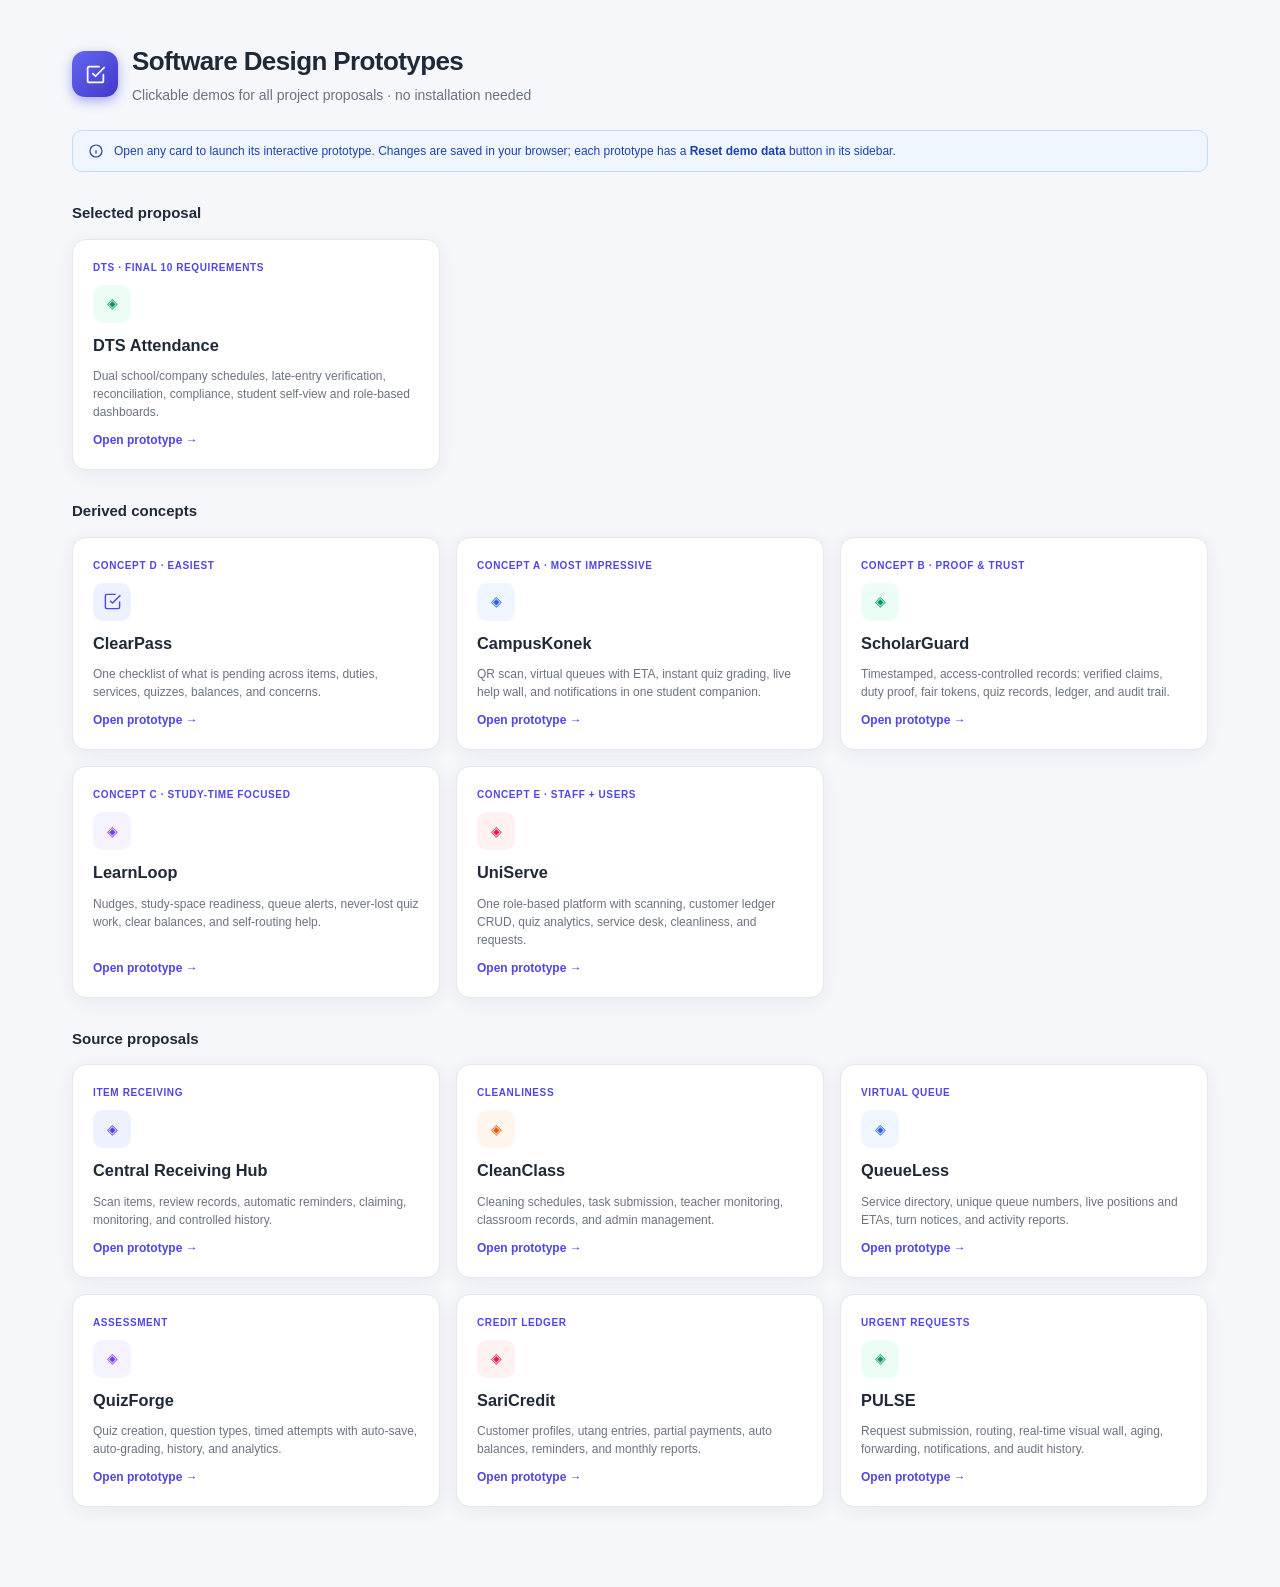
<file: index.html>
<!DOCTYPE html>
<html lang="en">
<head>
  <meta charset="UTF-8" />
  <meta name="viewport" content="width=device-width, initial-scale=1.0" />
  <title>Project Prototypes — Hub</title>
  <link rel="stylesheet" href="shared.css" />
</head>
<body>
  <div style="max-width:1180px;margin:0 auto;padding:42px 22px 80px">
    <div style="display:flex;align-items:center;gap:14px;margin-bottom:8px">
      <span class="brand-mark" style="width:46px;height:46px;border-radius:13px"><svg class="icon" viewBox="0 0 24 24" fill="none" stroke="currentColor" stroke-width="2" stroke-linecap="round" stroke-linejoin="round"><path d="M9 11l3 3L22 4"/><path d="M21 12v7a2 2 0 0 1-2 2H5a2 2 0 0 1-2-2V5a2 2 0 0 1 2-2h11"/></svg></span>
      <div><h1 style="margin:0;font-size:26px;letter-spacing:-.6px">Software Design Prototypes</h1><p class="muted" style="margin:4px 0 0">Clickable demos for all project proposals · no installation needed</p></div>
    </div>

    <div class="notice info" style="margin:24px 0 20px"><span data-icon="info"></span><span>Open any card to launch its interactive prototype. Changes are saved in your browser; each prototype has a <strong>Reset demo data</strong> button in its sidebar.</span></div>

    <h2 class="section-title">Selected proposal</h2>
    <div class="hub-grid">
      <a class="card hub-card" href="DTSAttendance/index.html"><span class="tag">DTS · Final 10 requirements</span><span class="module-icon tone-teal">◈</span><h3 style="margin:0">DTS Attendance</h3><p>Dual school/company schedules, late-entry verification, reconciliation, compliance, student self-view and role-based dashboards.</p><span class="go">Open prototype →</span></a>
    </div>

    <h2 class="section-title">Derived concepts</h2>
    <div class="hub-grid">
      <a class="card hub-card" href="ClearPass_Prototype/index.html"><span class="tag">Concept D · Easiest</span><span class="module-icon tone-indigo"><svg class="icon" viewBox="0 0 24 24" fill="none" stroke="currentColor" stroke-width="1.8"><path d="M9 11l3 3L22 4"/><path d="M21 12v7a2 2 0 0 1-2 2H5a2 2 0 0 1-2-2V5a2 2 0 0 1 2-2h11"/></svg></span><h3 style="margin:0">ClearPass</h3><p>One checklist of what is pending across items, duties, services, quizzes, balances, and concerns.</p><span class="go">Open prototype →</span></a>
      <a class="card hub-card" href="CampusKonek/index.html"><span class="tag">Concept A · Most impressive</span><span class="module-icon tone-sky">◈</span><h3 style="margin:0">CampusKonek</h3><p>QR scan, virtual queues with ETA, instant quiz grading, live help wall, and notifications in one student companion.</p><span class="go">Open prototype →</span></a>
      <a class="card hub-card" href="ScholarGuard/index.html"><span class="tag">Concept B · Proof &amp; trust</span><span class="module-icon tone-teal">◈</span><h3 style="margin:0">ScholarGuard</h3><p>Timestamped, access-controlled records: verified claims, duty proof, fair tokens, quiz records, ledger, and audit trail.</p><span class="go">Open prototype →</span></a>
      <a class="card hub-card" href="LearnLoop/index.html"><span class="tag">Concept C · Study-time focused</span><span class="module-icon tone-violet">◈</span><h3 style="margin:0">LearnLoop</h3><p>Nudges, study-space readiness, queue alerts, never-lost quiz work, clear balances, and self-routing help.</p><span class="go">Open prototype →</span></a>
      <a class="card hub-card" href="UniServe/index.html"><span class="tag">Concept E · Staff + users</span><span class="module-icon tone-rose">◈</span><h3 style="margin:0">UniServe</h3><p>One role-based platform with scanning, customer ledger CRUD, quiz analytics, service desk, cleanliness, and requests.</p><span class="go">Open prototype →</span></a>
    </div>

    <h2 class="section-title">Source proposals</h2>
    <div class="hub-grid">
      <a class="card hub-card" href="CentralReceivingHub/index.html"><span class="tag">Item receiving</span><span class="module-icon tone-indigo">◈</span><h3 style="margin:0">Central Receiving Hub</h3><p>Scan items, review records, automatic reminders, claiming, monitoring, and controlled history.</p><span class="go">Open prototype →</span></a>
      <a class="card hub-card" href="CleanClass/index.html"><span class="tag">Cleanliness</span><span class="module-icon tone-amber">◈</span><h3 style="margin:0">CleanClass</h3><p>Cleaning schedules, task submission, teacher monitoring, classroom records, and admin management.</p><span class="go">Open prototype →</span></a>
      <a class="card hub-card" href="QueueLess/index.html"><span class="tag">Virtual queue</span><span class="module-icon tone-sky">◈</span><h3 style="margin:0">QueueLess</h3><p>Service directory, unique queue numbers, live positions and ETAs, turn notices, and activity reports.</p><span class="go">Open prototype →</span></a>
      <a class="card hub-card" href="QuizForge/index.html"><span class="tag">Assessment</span><span class="module-icon tone-violet">◈</span><h3 style="margin:0">QuizForge</h3><p>Quiz creation, question types, timed attempts with auto-save, auto-grading, history, and analytics.</p><span class="go">Open prototype →</span></a>
      <a class="card hub-card" href="SariCredit/index.html"><span class="tag">Credit ledger</span><span class="module-icon tone-rose">◈</span><h3 style="margin:0">SariCredit</h3><p>Customer profiles, utang entries, partial payments, auto balances, reminders, and monthly reports.</p><span class="go">Open prototype →</span></a>
      <a class="card hub-card" href="Pulse/index.html"><span class="tag">Urgent requests</span><span class="module-icon tone-teal">◈</span><h3 style="margin:0">PULSE</h3><p>Request submission, routing, real-time visual wall, aging, forwarding, notifications, and audit history.</p><span class="go">Open prototype →</span></a>
    </div>
  </div>
  <script>
    document.querySelectorAll('[data-icon]').forEach(function (el) {
      el.innerHTML = '<svg class="icon" viewBox="0 0 24 24" fill="none" stroke="currentColor" stroke-width="1.8"><circle cx="12" cy="12" r="9"/><path d="M12 11v5M12 8h.01"/></svg>';
    });
  </script>
</body>
</html>
</file>
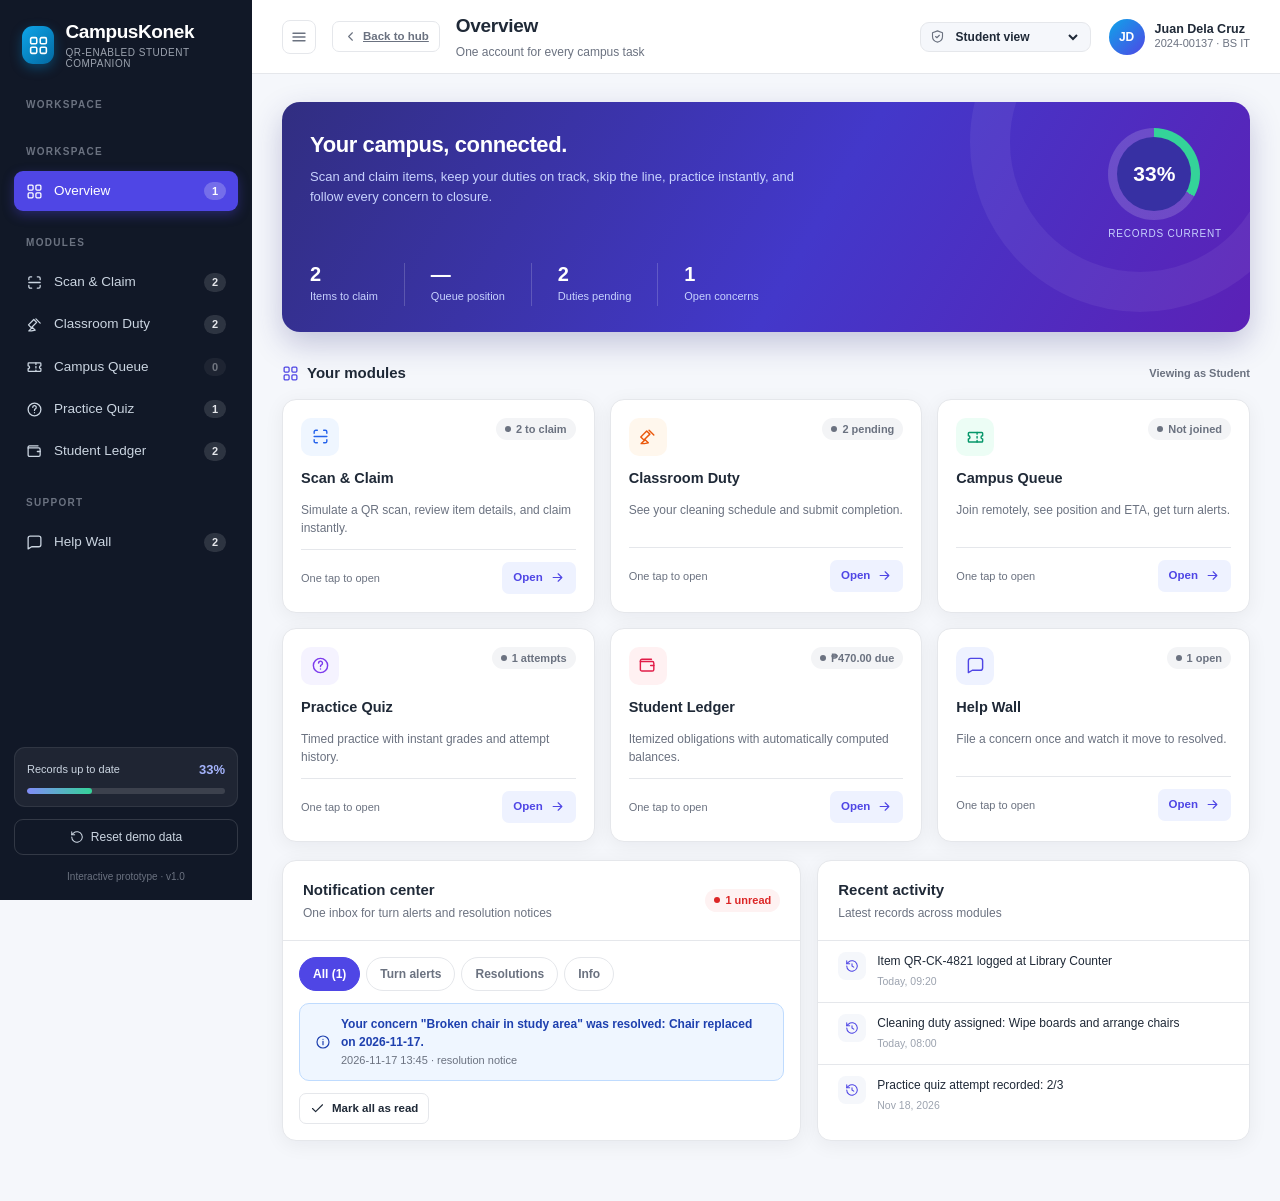
<file: CampusKonek/index.html>
<!DOCTYPE html>
<html lang="en">
<head>
  <meta charset="UTF-8" />
  <meta name="viewport" content="width=device-width, initial-scale=1.0" />
  <title>CampusKonek — Prototype</title>
  <link rel="stylesheet" href="../shared.css" />
</head>
<body>
  <div id="app-root"></div>
  <div id="modal-root"></div>
  <div id="toast-root" class="toast-root"></div>
  <script src="../shared.js"></script>
  <script src="data.js"></script>
  <script src="app.js"></script>
</body>
</html>
</file>
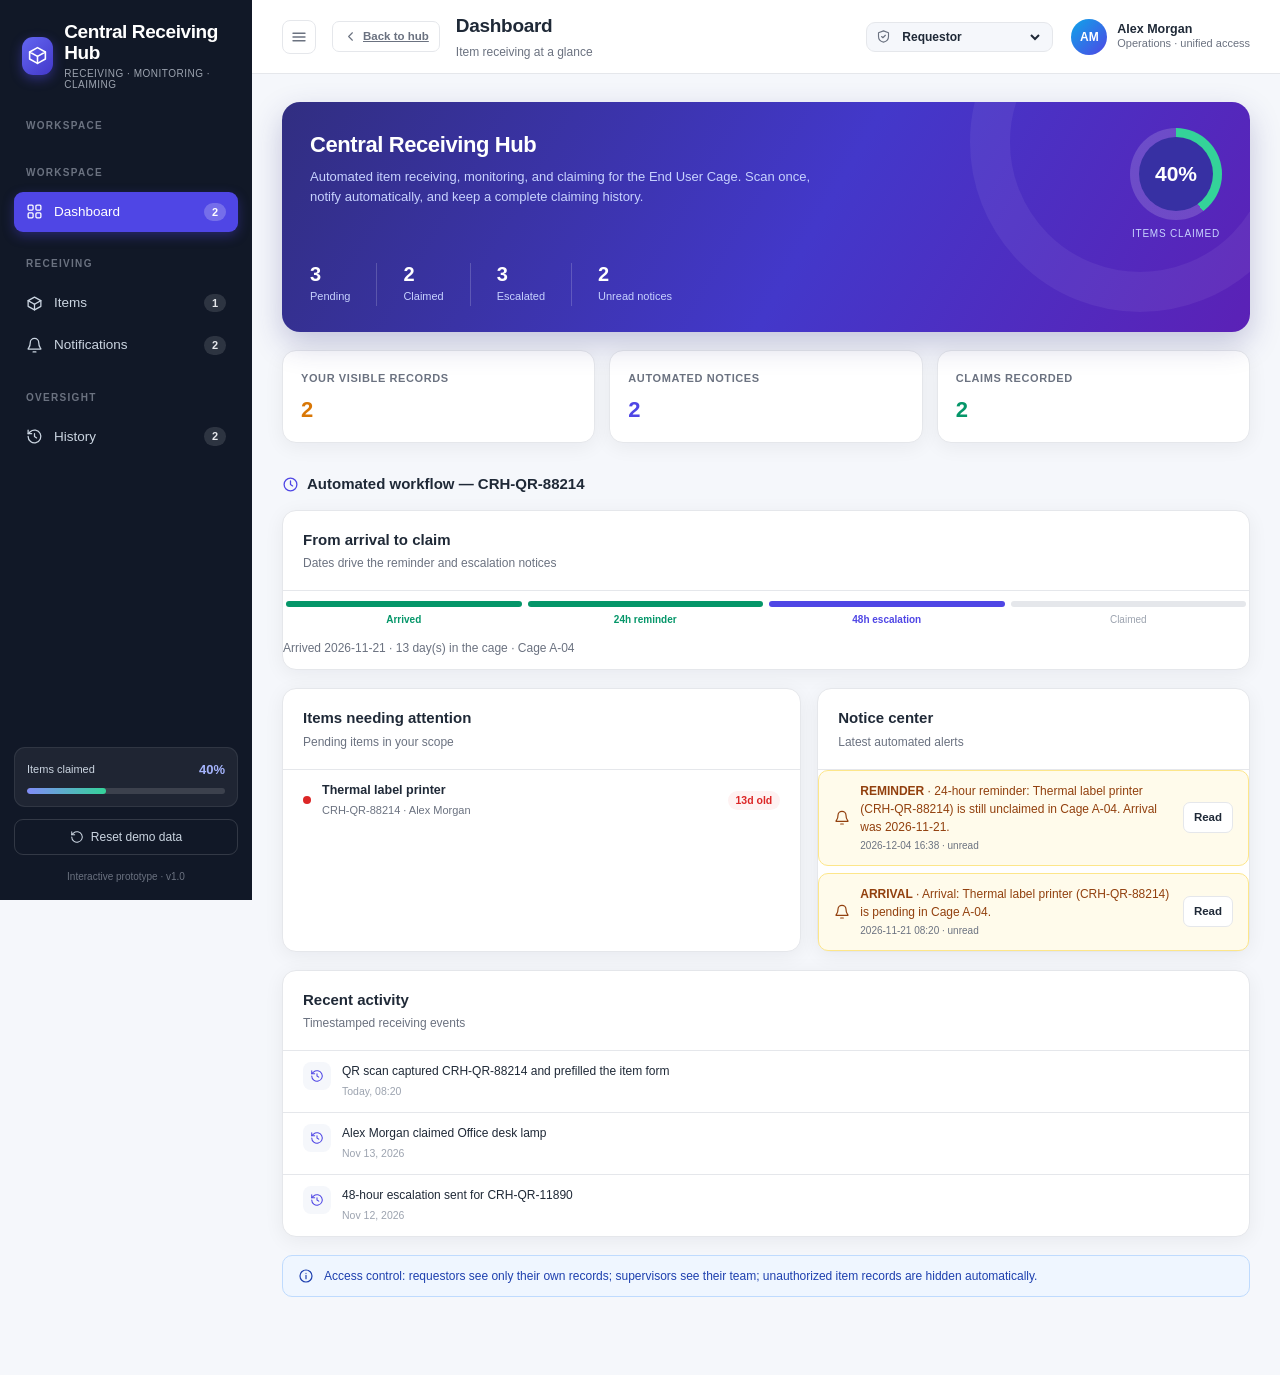
<file: CentralReceivingHub/index.html>
<!DOCTYPE html>
<html lang="en">
<head>
  <meta charset="UTF-8" />
  <meta name="viewport" content="width=device-width, initial-scale=1.0" />
  <title>Central Receiving Hub — Prototype</title>
  <link rel="stylesheet" href="../shared.css" />
</head>
<body>
  <div id="app-root"></div>
  <div id="modal-root"></div>
  <div id="toast-root" class="toast-root"></div>
  <script src="../shared.js"></script>
  <script src="data.js"></script>
  <script src="app.js"></script>
</body>
</html>
</file>
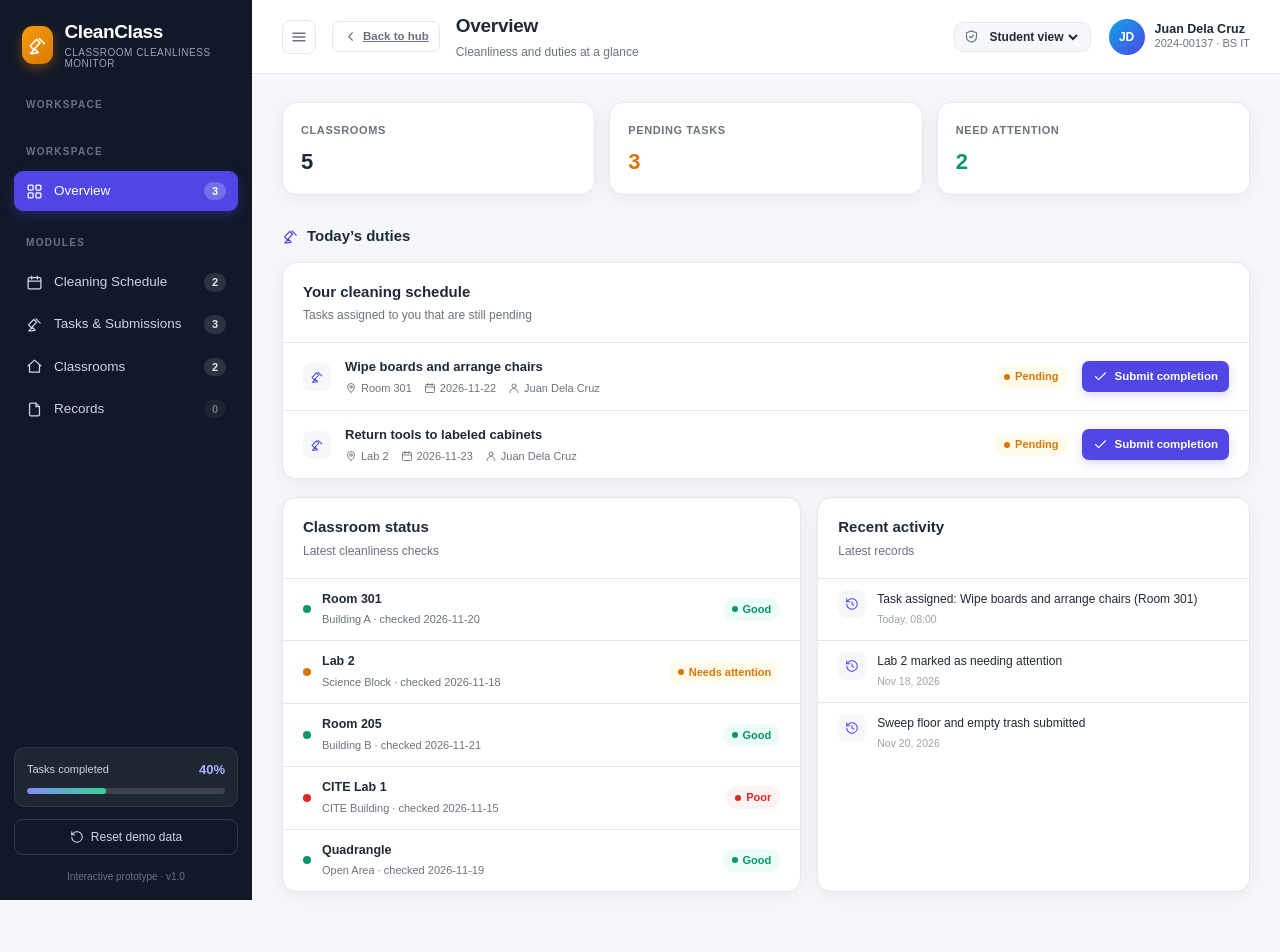
<file: CleanClass/index.html>
<!DOCTYPE html>
<html lang="en">
<head>
  <meta charset="UTF-8" />
  <meta name="viewport" content="width=device-width, initial-scale=1.0" />
  <title>CleanClass — Prototype</title>
  <link rel="stylesheet" href="../shared.css" />
</head>
<body>
  <div id="app-root"></div>
  <div id="modal-root"></div>
  <div id="toast-root" class="toast-root"></div>
  <script src="../shared.js"></script>
  <script src="data.js"></script>
  <script src="app.js"></script>
</body>
</html>
</file>
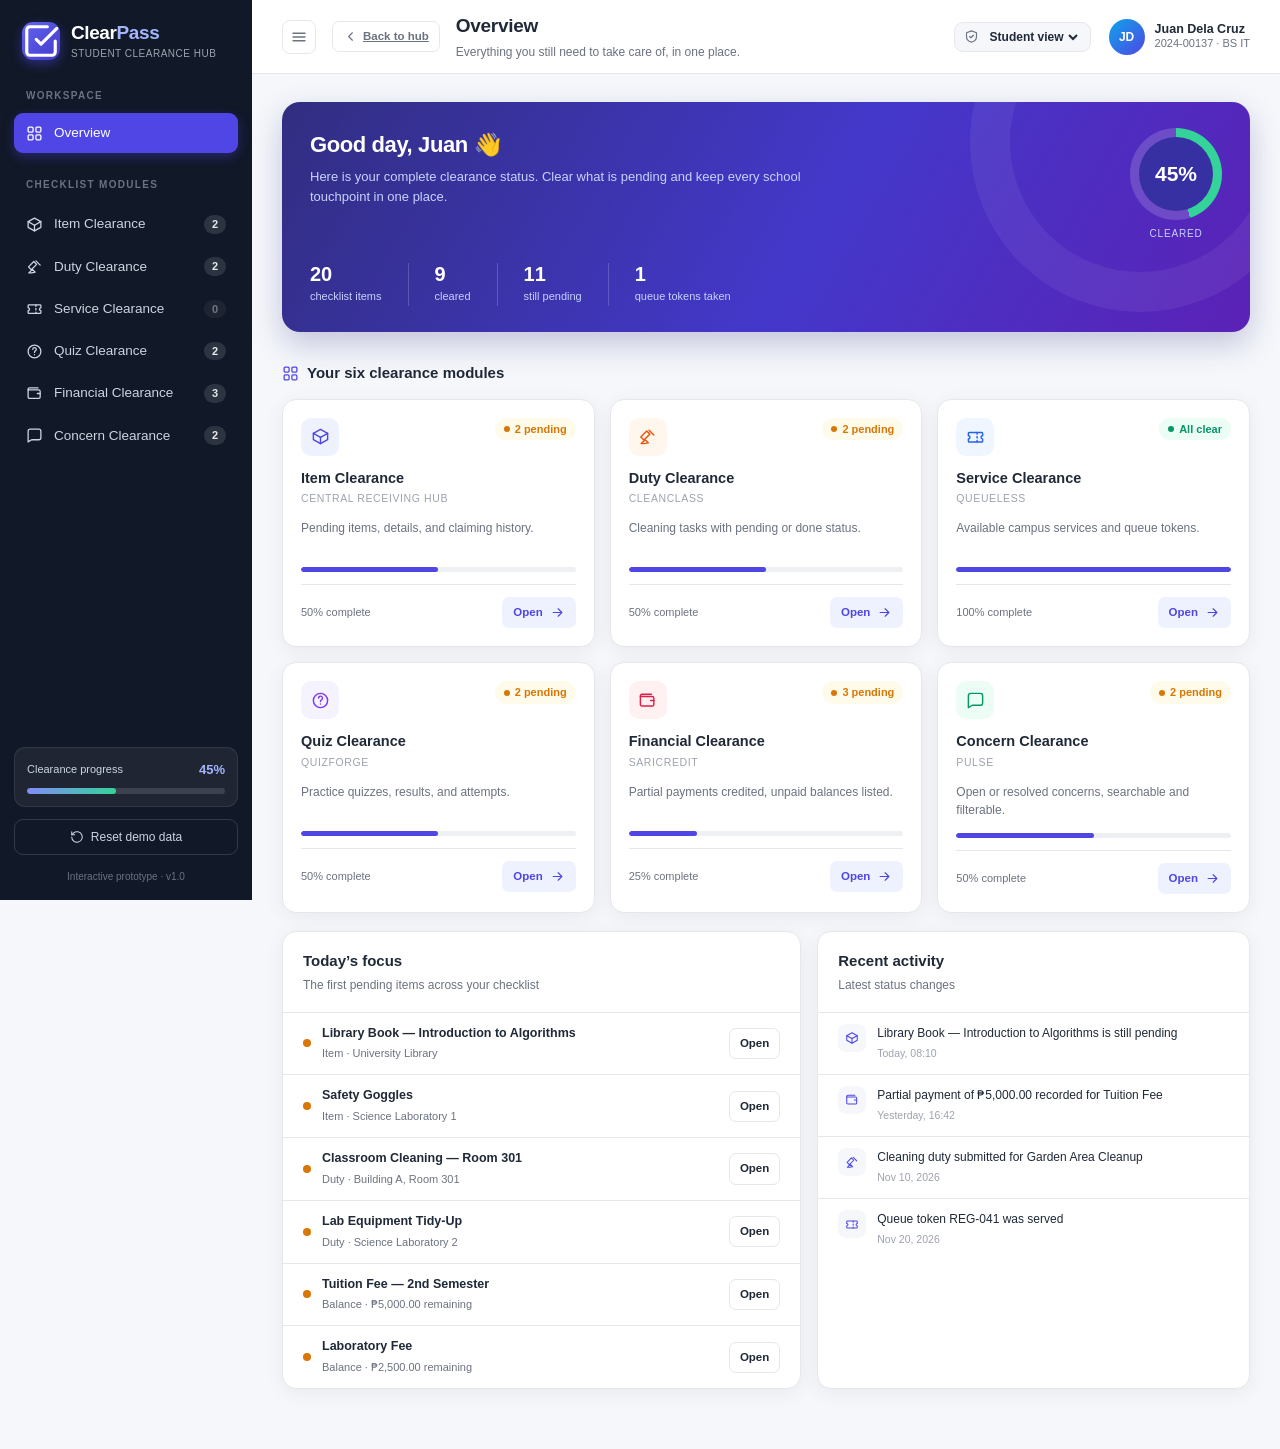
<file: ClearPass_Prototype/index.html>
<!DOCTYPE html>
<html lang="en">
<head>
  <meta charset="UTF-8" />
  <meta name="viewport" content="width=device-width, initial-scale=1.0" />
  <title>ClearPass — Student Clearance Hub (Prototype)</title>
  <link rel="stylesheet" href="styles.css" />
</head>
<body>
  <div class="app">
    <aside class="sidebar" id="sidebar">
      <div class="brand">
        <span class="brand-mark" aria-hidden="true">
          <svg viewBox="0 0 24 24" fill="none" stroke="currentColor" stroke-width="2" stroke-linecap="round" stroke-linejoin="round"><path d="M9 11l3 3L22 4"/><path d="M21 12v7a2 2 0 0 1-2 2H5a2 2 0 0 1-2-2V5a2 2 0 0 1 2-2h11"/></svg>
        </span>
        <span class="brand-text">Clear<span>Pass</span><small>Student Clearance Hub</small></span>
      </div>

      <div class="sidebar-label">WORKSPACE</div>
      <nav class="nav" aria-label="Main navigation">
        <button class="nav-link" data-action="nav" data-view="dashboard" data-nav="dashboard">
          <span class="nav-icon" data-icon="grid"></span><span>Overview</span>
        </button>
        <div class="sidebar-label nav-group">CHECKLIST MODULES</div>
        <button class="nav-link" data-action="nav" data-view="items" data-nav="items">
          <span class="nav-icon" data-icon="box"></span><span>Item Clearance</span><span class="nav-count" data-count="items">0</span>
        </button>
        <button class="nav-link" data-action="nav" data-view="duties" data-nav="duties">
          <span class="nav-icon" data-icon="broom"></span><span>Duty Clearance</span><span class="nav-count" data-count="duties">0</span>
        </button>
        <button class="nav-link" data-action="nav" data-view="services" data-nav="services">
          <span class="nav-icon" data-icon="ticket"></span><span>Service Clearance</span><span class="nav-count" data-count="services">0</span>
        </button>
        <button class="nav-link" data-action="nav" data-view="quizzes" data-nav="quizzes">
          <span class="nav-icon" data-icon="quiz"></span><span>Quiz Clearance</span><span class="nav-count" data-count="quizzes">0</span>
        </button>
        <button class="nav-link" data-action="nav" data-view="balances" data-nav="balances">
          <span class="nav-icon" data-icon="wallet"></span><span>Financial Clearance</span><span class="nav-count" data-count="balances">0</span>
        </button>
        <button class="nav-link" data-action="nav" data-view="concerns" data-nav="concerns">
          <span class="nav-icon" data-icon="chat"></span><span>Concern Clearance</span><span class="nav-count" data-count="concerns">0</span>
        </button>
      </nav>

      <div class="sidebar-foot">
        <div class="progress-mini">
          <div class="progress-mini-head"><span>Clearance progress</span><strong id="side-percent">0%</strong></div>
          <div class="progress-track"><div class="progress-fill" id="side-progress"></div></div>
        </div>
        <button class="reset-btn" data-action="reset-demo">
          <span data-icon="reset"></span> Reset demo data
        </button>
        <p class="prototype-note">Interactive prototype · v1.0</p>
      </div>
    </aside>
    <div class="sidebar-overlay" data-action="close-sidebar"></div>

    <div class="main">
      <header class="topbar">
        <div class="topbar-left">
          <button class="icon-btn menu-btn" data-action="toggle-sidebar" aria-label="Toggle navigation"><span data-icon="menu"></span></button>
          <a class="btn btn-outline btn-sm hub-return" href="../index.html" title="Back to prototype hub"><span data-icon="chevron"></span><span>Back to hub</span></a>
          <div class="topbar-title">
            <h1 id="page-title">Overview</h1>
            <p id="page-subtitle">Everything you still need to take care of, in one place.</p>
          </div>
        </div>
        <div class="topbar-right">
          <label class="role-picker">
            <span data-icon="shield"></span>
            <select id="role-select" aria-label="Switch role">
              <option value="student">Student view</option>
              <option value="staff">Staff view</option>
              <option value="admin">Admin view</option>
            </select>
          </label>
          <div class="user-chip">
            <div class="avatar">JD</div>
            <div class="user-meta"><strong>Juan Dela Cruz</strong><span>2024-00137 · BS IT</span></div>
          </div>
        </div>
      </header>

      <main class="content" id="content" aria-live="polite"></main>
    </div>
  </div>

  <div id="modal-root"></div>
  <div id="toast-root" class="toast-root" aria-live="assertive"></div>

  <script src="data.js"></script>
  <script src="app.js"></script>
</body>
</html>
</file>
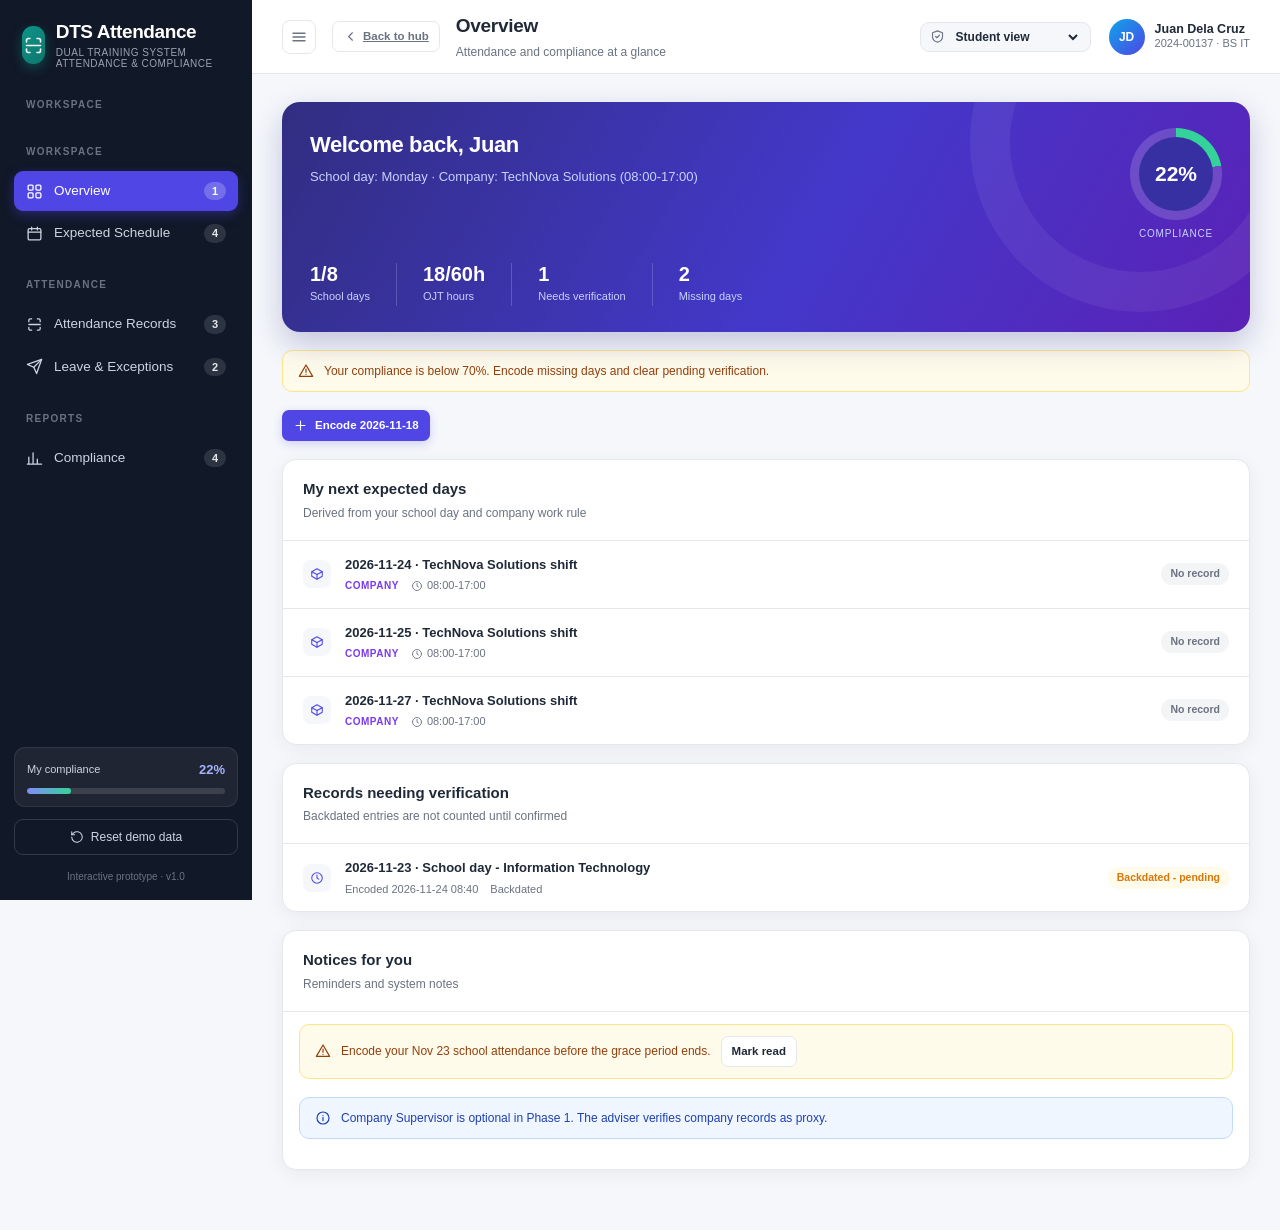
<file: DTSAttendance/index.html>
<!DOCTYPE html>
<html lang="en">
<head>
  <meta charset="UTF-8" />
  <meta name="viewport" content="width=device-width, initial-scale=1.0" />
  <title>DTS Attendance — Prototype</title>
  <link rel="stylesheet" href="../shared.css" />
  <link rel="stylesheet" href="styles.css" />
</head>
<body>
  <div id="app-root"></div>
  <div id="modal-root"></div>
  <div id="toast-root" class="toast-root"></div>
  <script src="../shared.js"></script>
  <script src="data.js"></script>
  <script src="app.js"></script>
</body>
</html>
</file>
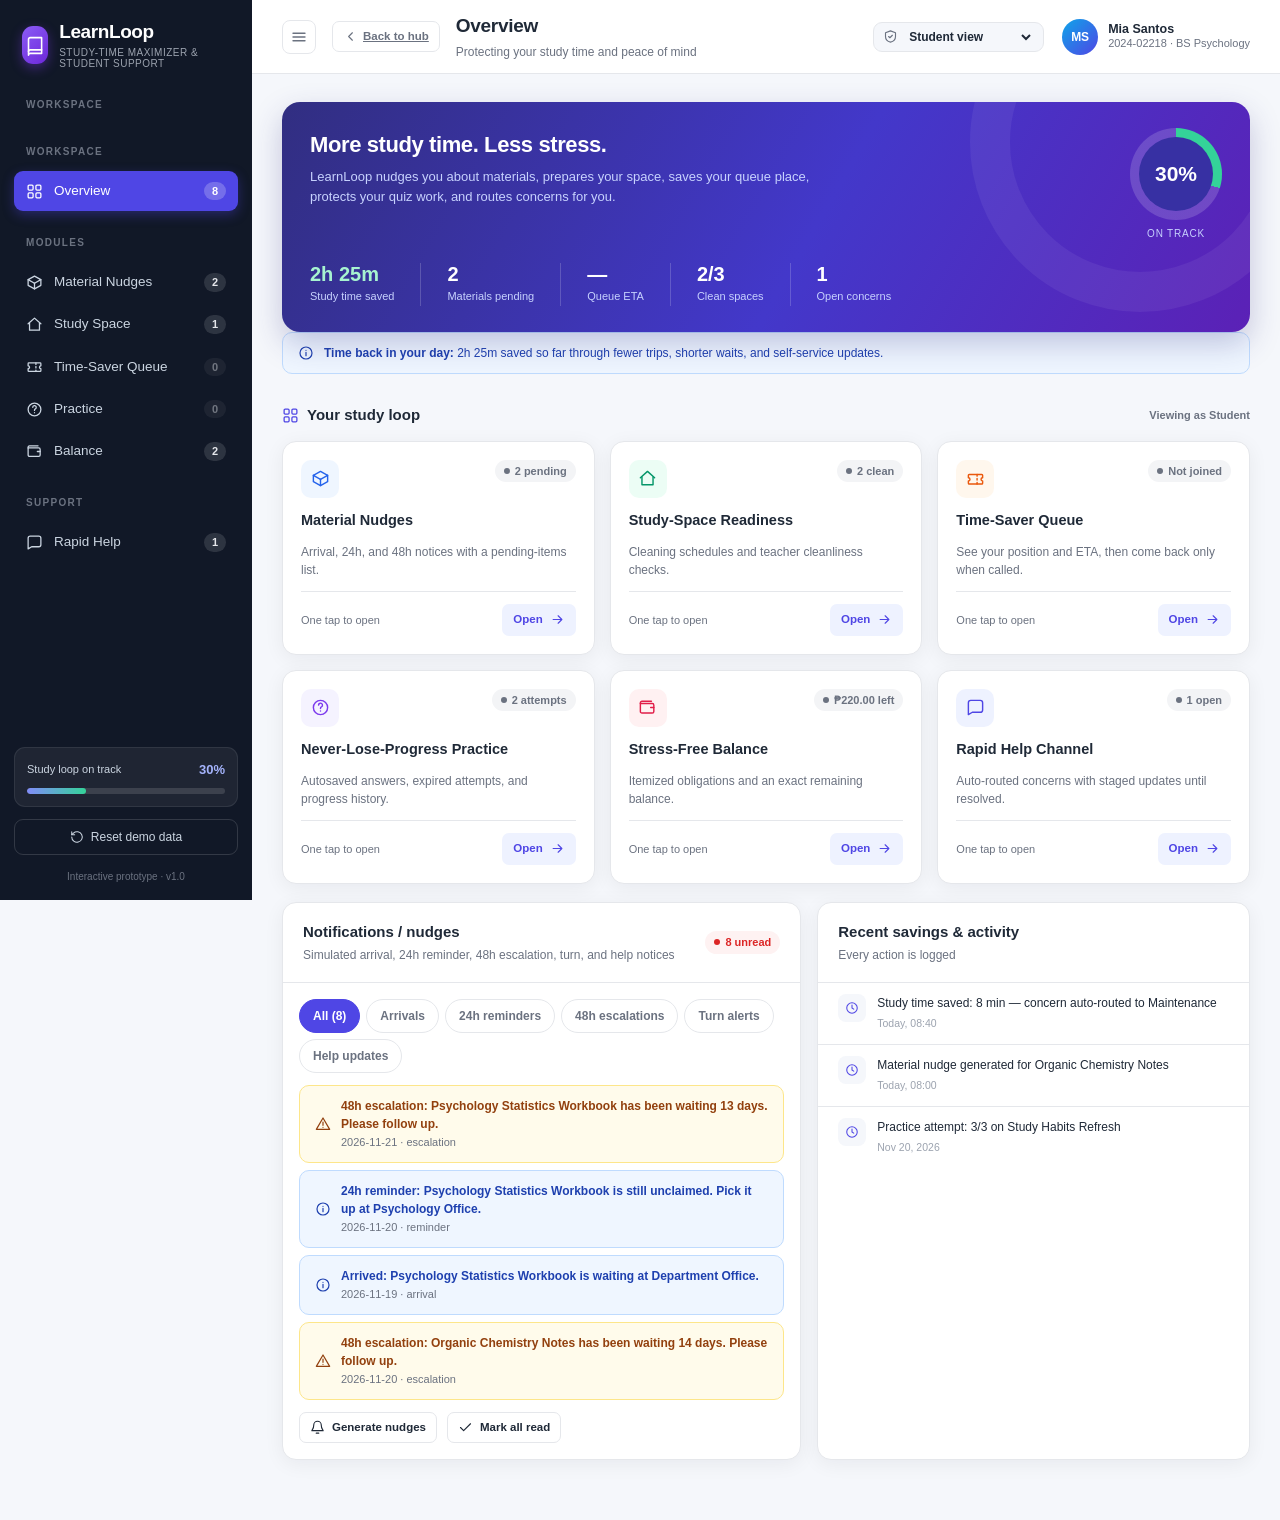
<file: LearnLoop/index.html>
<!DOCTYPE html>
<html lang="en">
<head>
  <meta charset="UTF-8" />
  <meta name="viewport" content="width=device-width, initial-scale=1.0" />
  <title>LearnLoop — Prototype</title>
  <link rel="stylesheet" href="../shared.css" />
</head>
<body>
  <div id="app-root"></div>
  <div id="modal-root"></div>
  <div id="toast-root" class="toast-root"></div>
  <script src="../shared.js"></script>
  <script src="data.js"></script>
  <script src="app.js"></script>
</body>
</html>
</file>
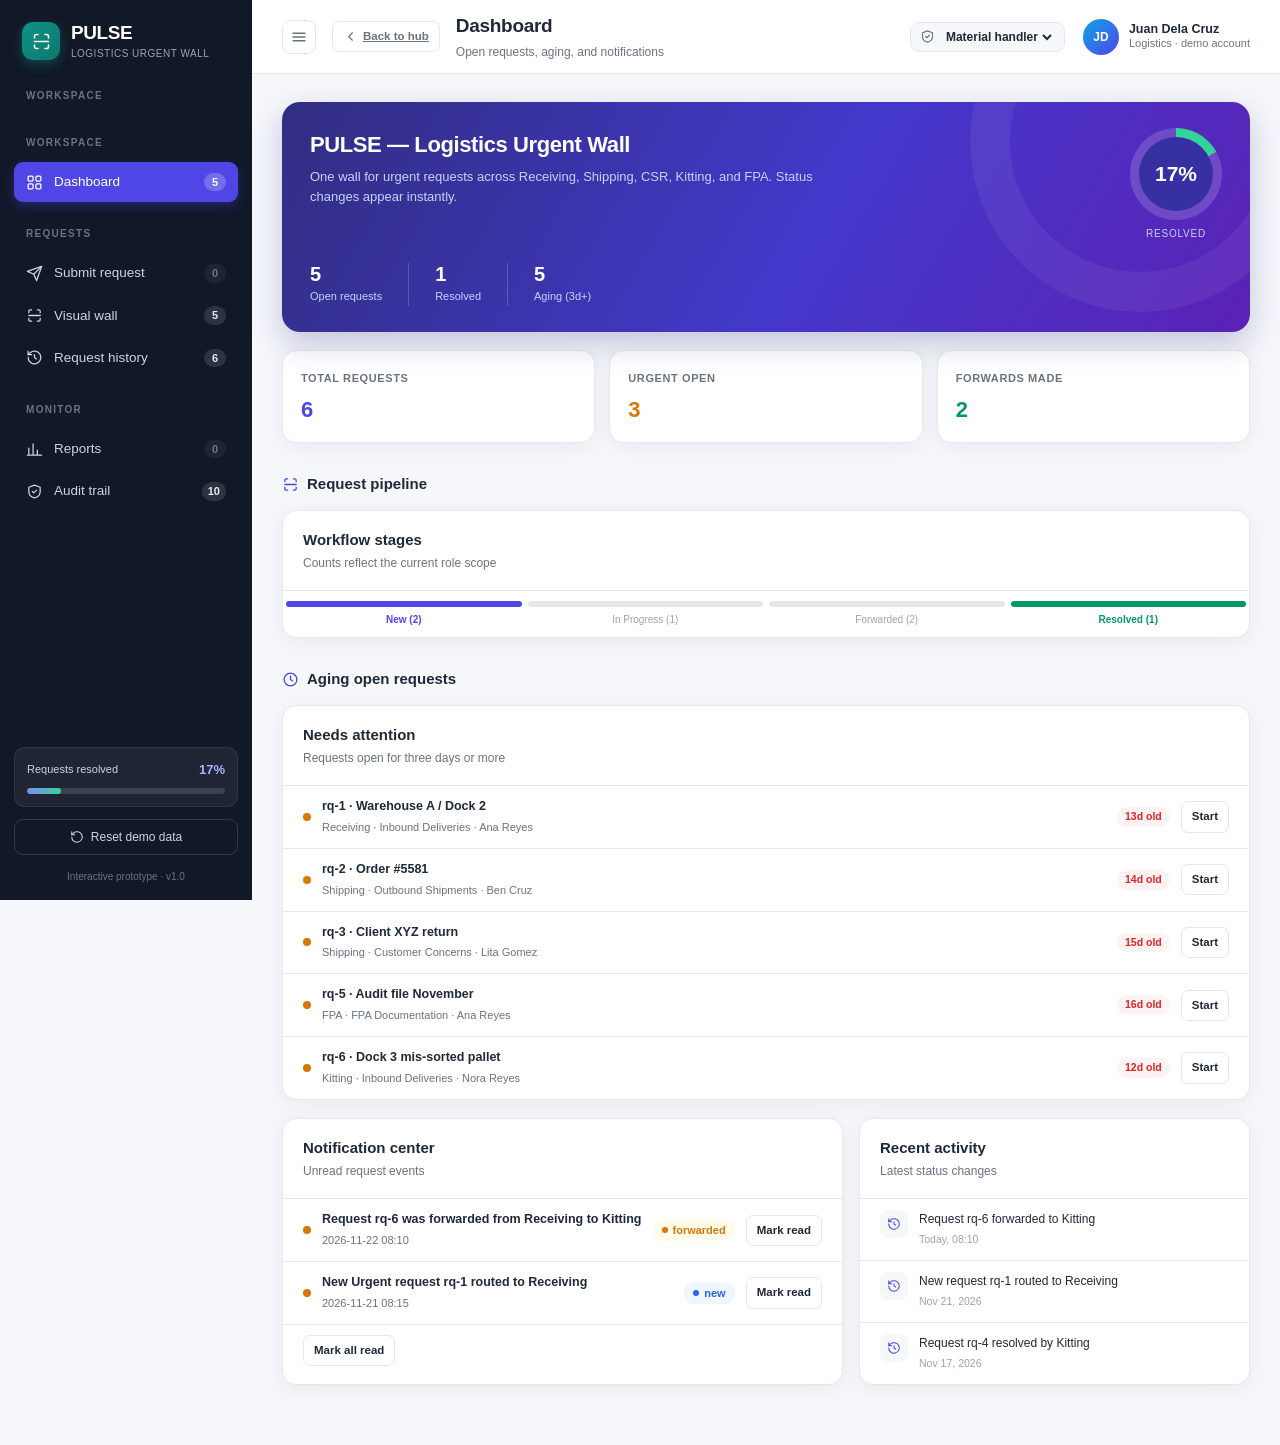
<file: Pulse/index.html>
<!DOCTYPE html>
<html lang="en">
<head>
  <meta charset="UTF-8" />
  <meta name="viewport" content="width=device-width, initial-scale=1.0" />
  <title>Pulse — Prototype</title>
  <link rel="stylesheet" href="../shared.css" />
</head>
<body>
  <div id="app-root"></div>
  <div id="modal-root"></div>
  <div id="toast-root" class="toast-root"></div>
  <script src="../shared.js"></script>
  <script src="data.js"></script>
  <script src="app.js"></script>
</body>
</html>
</file>
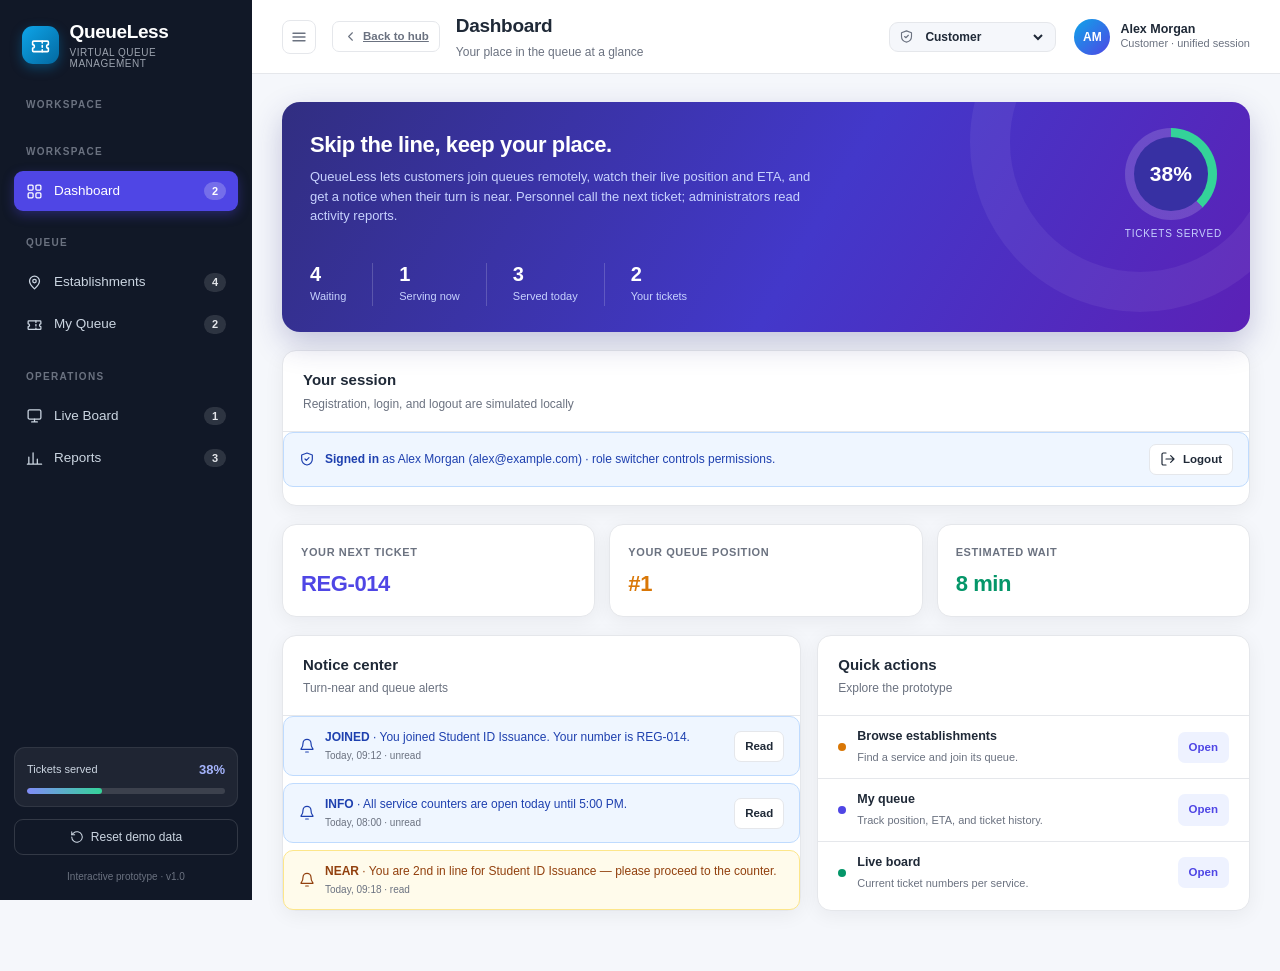
<file: QueueLess/index.html>
<!DOCTYPE html>
<html lang="en">
<head>
  <meta charset="UTF-8" />
  <meta name="viewport" content="width=device-width, initial-scale=1.0" />
  <title>QueueLess — Prototype</title>
  <link rel="stylesheet" href="../shared.css" />
</head>
<body>
  <div id="app-root"></div>
  <div id="modal-root"></div>
  <div id="toast-root" class="toast-root"></div>
  <script src="../shared.js"></script>
  <script src="data.js"></script>
  <script src="app.js"></script>
</body>
</html>
</file>
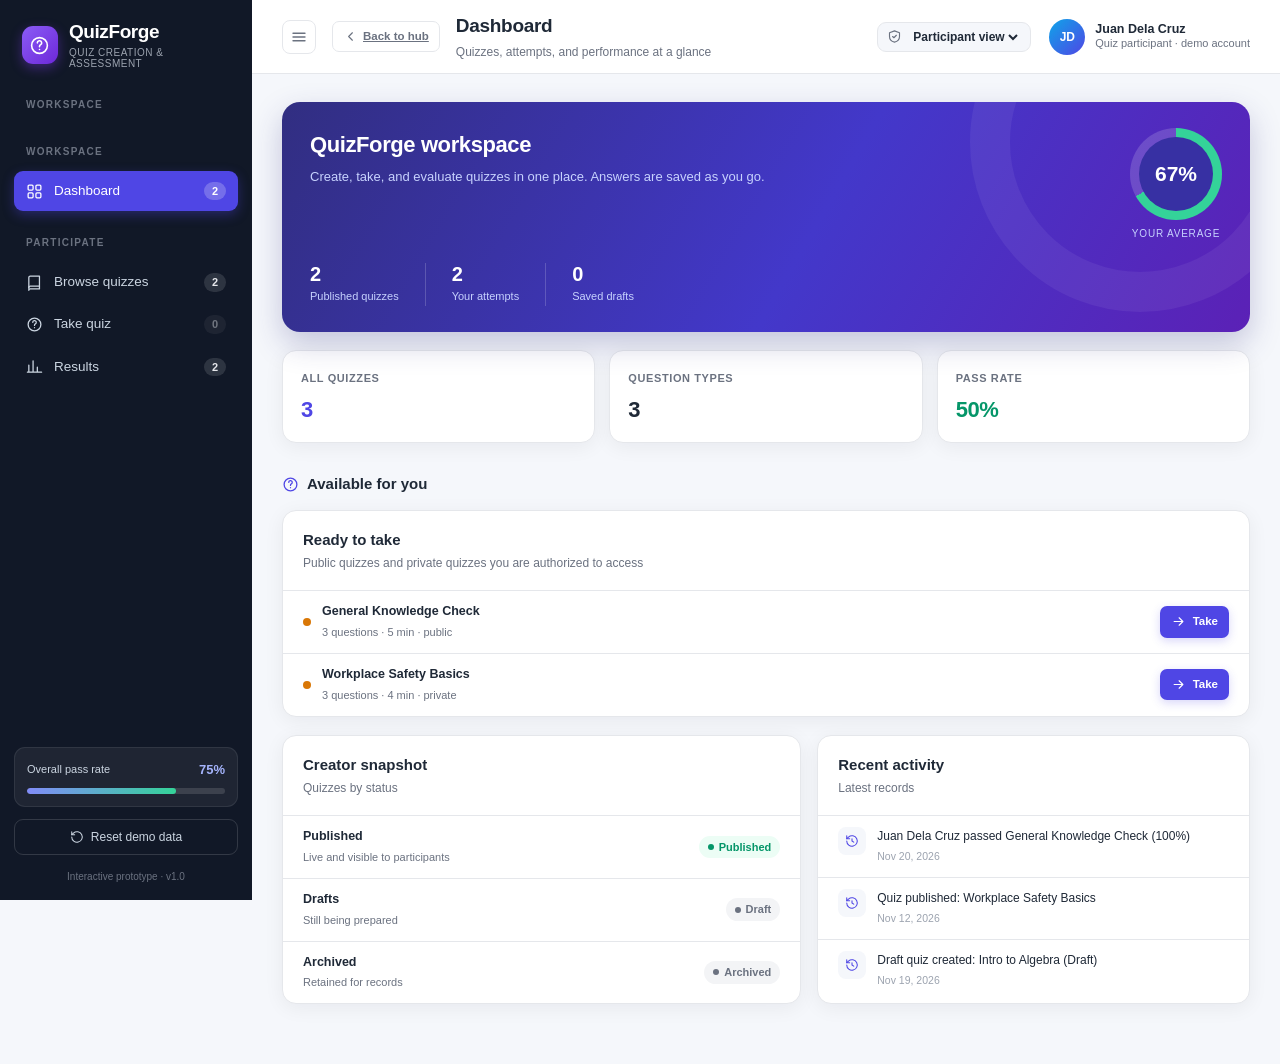
<file: QuizForge/index.html>
<!DOCTYPE html>
<html lang="en">
<head>
  <meta charset="UTF-8" />
  <meta name="viewport" content="width=device-width, initial-scale=1.0" />
  <title>QuizForge — Prototype</title>
  <link rel="stylesheet" href="../shared.css" />
</head>
<body>
  <div id="app-root"></div>
  <div id="modal-root"></div>
  <div id="toast-root" class="toast-root"></div>
  <script src="../shared.js"></script>
  <script src="data.js"></script>
  <script src="app.js"></script>
</body>
</html>
</file>
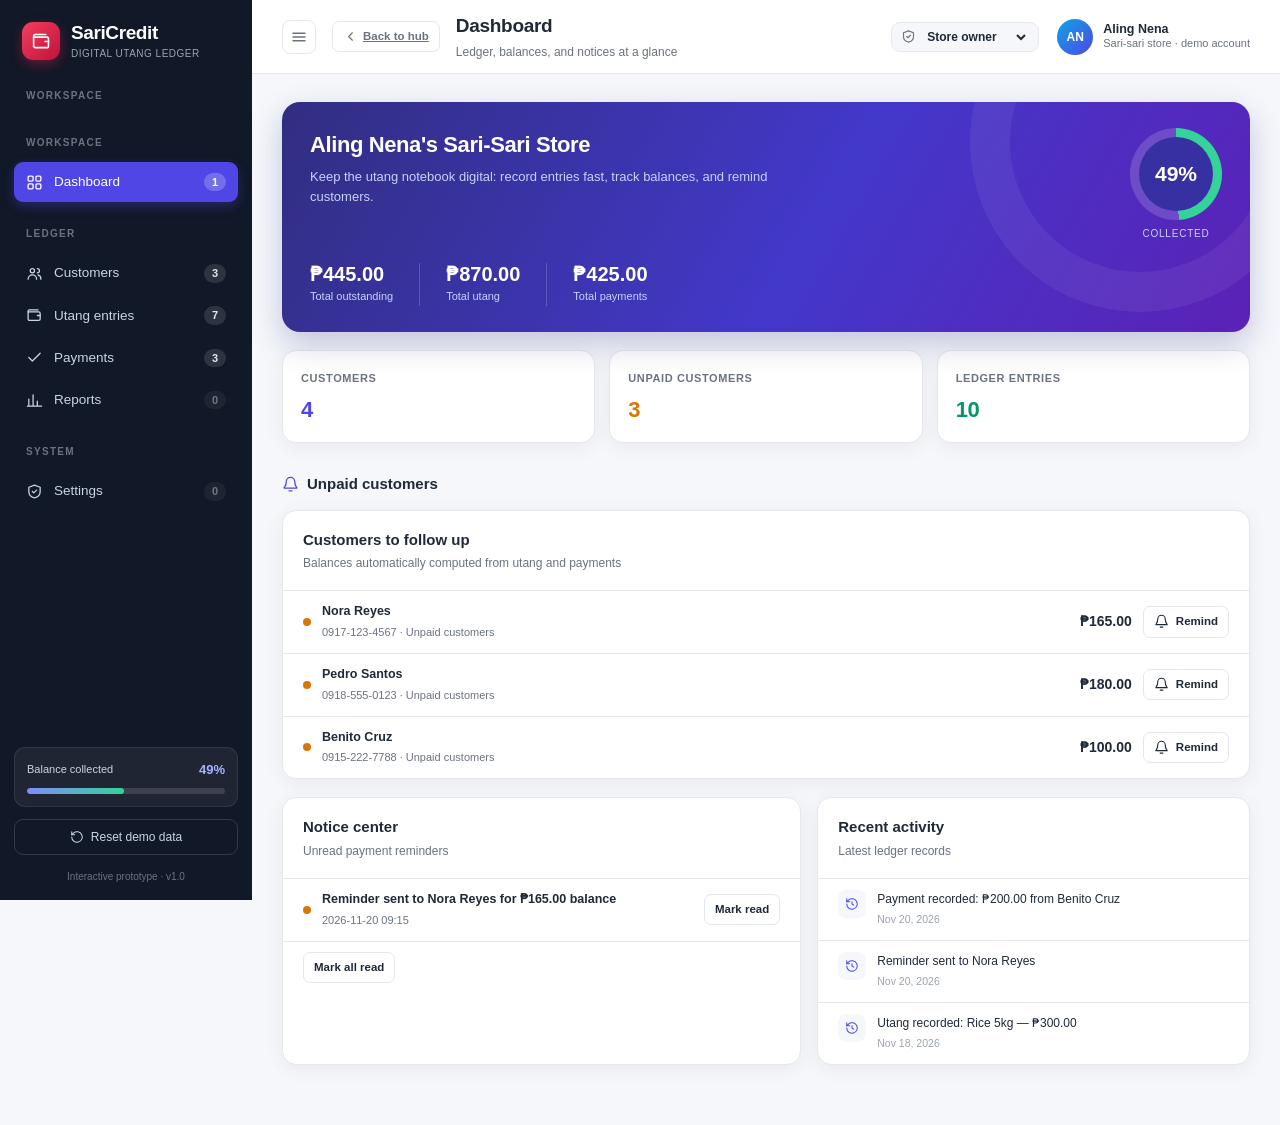
<file: SariCredit/index.html>
<!DOCTYPE html>
<html lang="en">
<head>
  <meta charset="UTF-8" />
  <meta name="viewport" content="width=device-width, initial-scale=1.0" />
  <title>SariCredit — Prototype</title>
  <link rel="stylesheet" href="../shared.css" />
</head>
<body>
  <div id="app-root"></div>
  <div id="modal-root"></div>
  <div id="toast-root" class="toast-root"></div>
  <script src="../shared.js"></script>
  <script src="data.js"></script>
  <script src="app.js"></script>
</body>
</html>
</file>
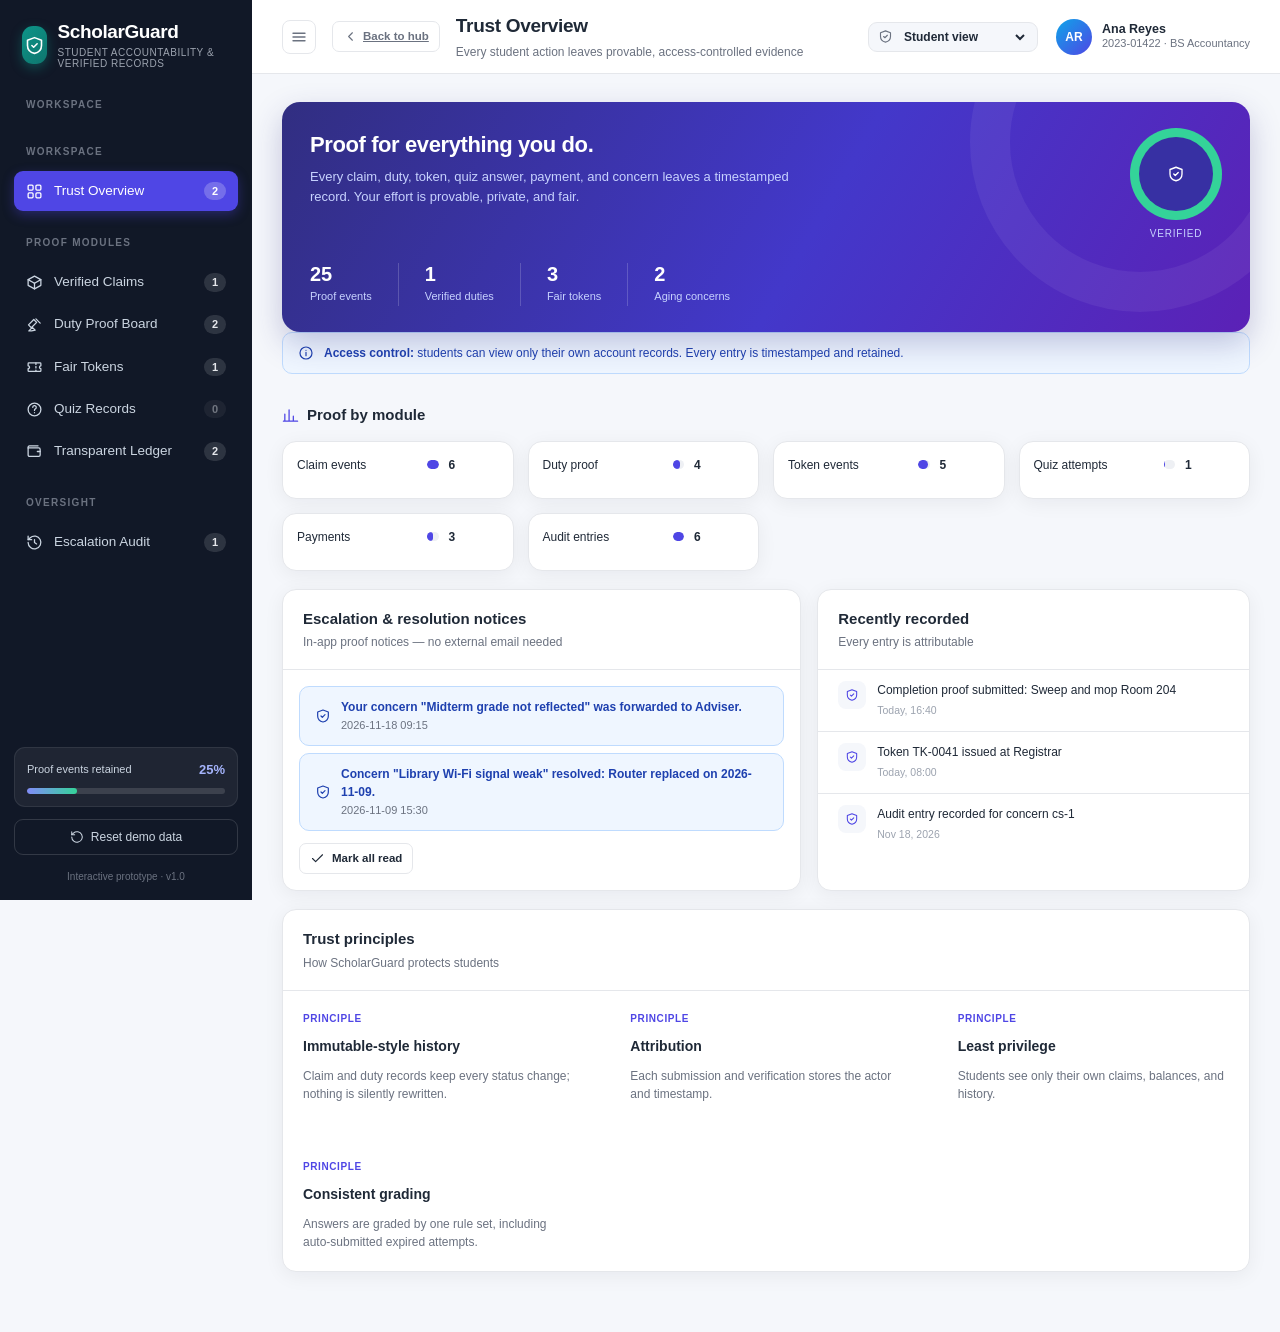
<file: ScholarGuard/index.html>
<!DOCTYPE html>
<html lang="en">
<head>
  <meta charset="UTF-8" />
  <meta name="viewport" content="width=device-width, initial-scale=1.0" />
  <title>ScholarGuard — Prototype</title>
  <link rel="stylesheet" href="../shared.css" />
</head>
<body>
  <div id="app-root"></div>
  <div id="modal-root"></div>
  <div id="toast-root" class="toast-root"></div>
  <script src="../shared.js"></script>
  <script src="data.js"></script>
  <script src="app.js"></script>
</body>
</html>
</file>
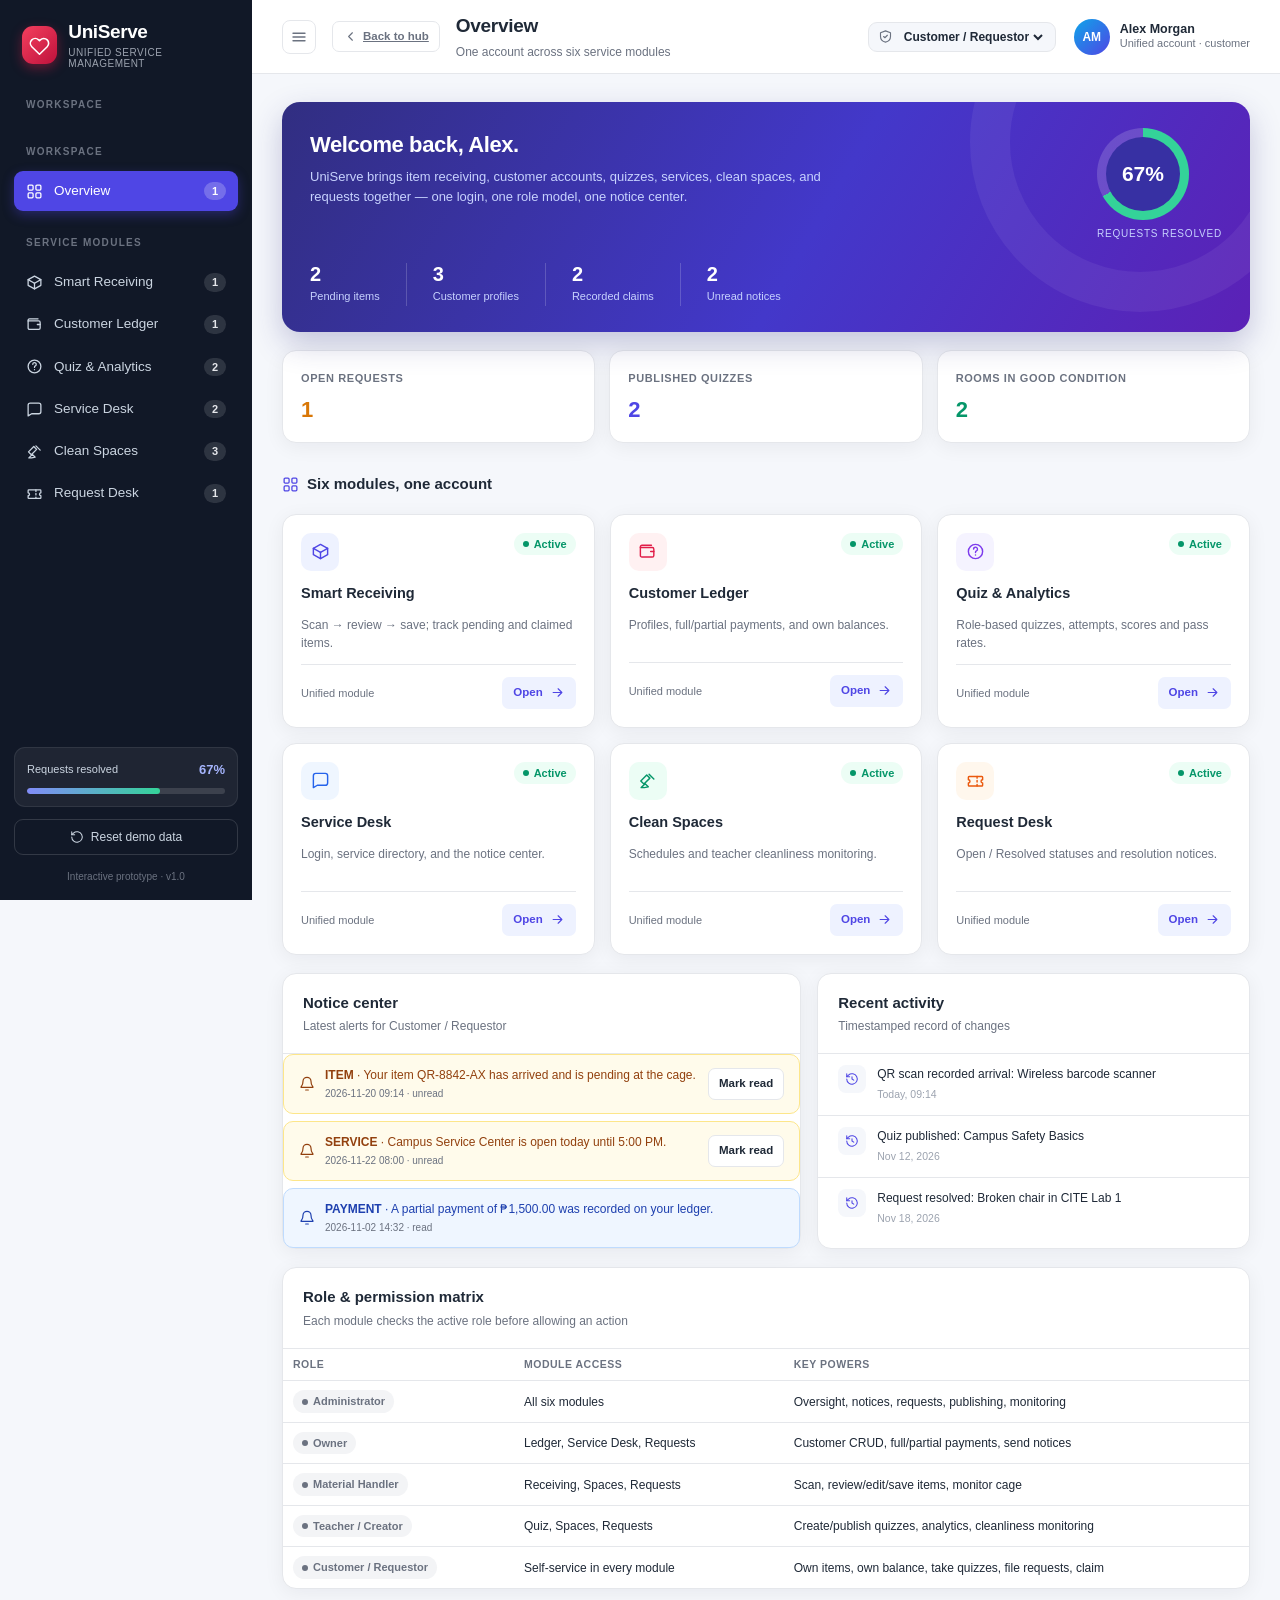
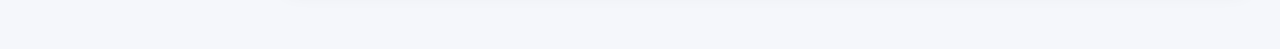
<file: UniServe/index.html>
<!DOCTYPE html>
<html lang="en">
<head>
  <meta charset="UTF-8" />
  <meta name="viewport" content="width=device-width, initial-scale=1.0" />
  <title>UniServe — Prototype</title>
  <link rel="stylesheet" href="../shared.css" />
</head>
<body>
  <div id="app-root"></div>
  <div id="modal-root"></div>
  <div id="toast-root" class="toast-root"></div>
  <script src="../shared.js"></script>
  <script src="data.js"></script>
  <script src="app.js"></script>
</body>
</html>
</file>
<file: shared.css>
/* ClearPass prototype styles — dependency-free, responsive. */

:root {
  --primary: #4f46e5;
  --primary-dark: #3f39c2;
  --primary-soft: #eef2ff;
  --bg: #f5f7fb;
  --surface: #ffffff;
  --text: #1f2937;
  --muted: #6b7280;
  --muted-light: #9ca3af;
  --border: #e5e7eb;
  --pending: #d97706;
  --pending-soft: #fffbeb;
  --done: #059669;
  --done-soft: #ecfdf5;
  --info: #2563eb;
  --info-soft: #eff6ff;
  --danger: #dc2626;
  --danger-soft: #fef2f2;
  --sidebar: #111827;
  --sidebar-muted: #9ca3af;
  --radius: 14px;
  --shadow: 0 4px 20px rgba(17, 24, 39, 0.06);
}

* { box-sizing: border-box; }
html { scroll-behavior: smooth; }
body {
  margin: 0;
  font-family: -apple-system, BlinkMacSystemFont, "Segoe UI", Roboto, "Helvetica Neue", Arial, sans-serif;
  background: var(--bg);
  color: var(--text);
  font-size: 14px;
  line-height: 1.5;
  -webkit-font-smoothing: antialiased;
}
button, input, select, textarea { font: inherit; }
button { cursor: pointer; }
button:focus-visible, input:focus-visible, select:focus-visible, textarea:focus-visible {
  outline: 2px solid var(--primary); outline-offset: 2px;
}
.icon { width: 18px; height: 18px; flex: 0 0 auto; display: block; }
[data-icon] { display: inline-flex; align-items: center; }

/* ---------- Layout ---------- */
.app { min-height: 100vh; }
.sidebar {
  position: fixed; inset: 0 auto 0 0; width: 252px; z-index: 40;
  background: var(--sidebar); color: #e5e7eb; padding: 22px 14px 16px;
  display: flex; flex-direction: column; overflow-y: auto;
}
.brand { display: flex; align-items: center; gap: 11px; padding: 0 8px 24px; }
.brand-mark {
  width: 38px; height: 38px; border-radius: 11px; display: grid; place-items: center;
  background: linear-gradient(135deg, #6366f1, #4338ca); color: #fff;
  box-shadow: 0 4px 12px rgba(79, 70, 229, .45);
}
.brand-mark .icon { width: 21px; height: 21px; }
.brand-text { font-size: 19px; font-weight: 750; letter-spacing: -.4px; line-height: 1.1; color: #fff; }
.brand-text > span { color: #a5b4fc; }
.brand-text small { display: block; font-size: 10px; font-weight: 500; letter-spacing: .5px; color: var(--sidebar-muted); margin-top: 4px; text-transform: uppercase; }
.sidebar-label { font-size: 10px; font-weight: 700; letter-spacing: 1.3px; color: #6b7280; padding: 0 12px; margin: 4px 0 10px; }
.sidebar-label.nav-group { margin-top: 22px; }
.nav { display: flex; flex-direction: column; gap: 2px; }
.nav-link {
  display: flex; align-items: center; gap: 11px; width: 100%; border: 0; background: transparent;
  color: #cbd5e1; padding: 10px 12px; border-radius: 9px; text-align: left; font-size: 13.5px;
  transition: background .15s, color .15s;
}
.nav-link:hover { background: rgba(255,255,255,.06); color: #fff; }
.nav-link.active { background: var(--primary); color: #fff; box-shadow: 0 4px 12px rgba(79,70,229,.35); }
.nav-icon .icon { width: 17px; height: 17px; }
.nav-link span:nth-child(2) { flex: 1; }
.nav-count {
  min-width: 22px; padding: 1px 6px; border-radius: 20px; background: rgba(255,255,255,.12);
  font-size: 11px; font-weight: 700; text-align: center; color: #e5e7eb;
}
.nav-link.active .nav-count { background: rgba(255,255,255,.22); color: #fff; }
.nav-count.zero { opacity: .45; }
.sidebar-foot { margin-top: auto; padding-top: 26px; }
.progress-mini { background: rgba(255,255,255,.06); border: 1px solid rgba(255,255,255,.08); border-radius: 11px; padding: 12px; }
.progress-mini-head { display: flex; justify-content: space-between; align-items: center; font-size: 11px; color: #cbd5e1; margin-bottom: 9px; }
.progress-mini-head strong { color: #a5b4fc; font-size: 13px; }
.progress-track { height: 6px; background: rgba(255,255,255,.13); border-radius: 20px; overflow: hidden; }
.progress-fill { height: 100%; width: 0; border-radius: 20px; background: linear-gradient(90deg, #818cf8, #34d399); transition: width .4s ease; }
.reset-btn {
  display: flex; align-items: center; justify-content: center; gap: 7px; width: 100%; margin-top: 12px;
  background: transparent; border: 1px solid rgba(255,255,255,.14); color: #cbd5e1;
  padding: 8px; border-radius: 9px; font-size: 12px; transition: .15s;
}
.reset-btn:hover { background: rgba(255,255,255,.08); color: #fff; }
.reset-btn .icon { width: 14px; height: 14px; }
.prototype-note { text-align: center; color: #6b7280; font-size: 10px; margin: 14px 0 0; }
.sidebar-overlay { display: none; }

.main { margin-left: 252px; min-width: 0; }
.topbar {
  position: sticky; top: 0; z-index: 30; height: 74px; background: rgba(255,255,255,.94);
  backdrop-filter: blur(8px); border-bottom: 1px solid var(--border);
  display: flex; align-items: center; justify-content: space-between; gap: 16px; padding: 0 30px;
}
.topbar-left { display: flex; align-items: center; gap: 16px; min-width: 0; flex: 1 1 auto; }
.topbar-left .hub-return, .topbar-left .menu-btn { flex: 0 0 auto; }
.topbar-title { min-width: 0; }
.topbar-title h1 { font-size: 19px; margin: 0; letter-spacing: -.3px; white-space: nowrap; overflow: hidden; text-overflow: ellipsis; }
.topbar-title p { margin: 2px 0 0; font-size: 12px; color: var(--muted); }
.topbar-right { display: flex; align-items: center; gap: 18px; flex: 0 0 auto; }
.role-picker { display: flex; align-items: center; gap: 7px; color: var(--muted); background: var(--bg); border: 1px solid var(--border); border-radius: 9px; padding: 6px 9px; }
.role-picker .icon { width: 15px; height: 15px; }
.role-picker select { border: 0; background: transparent; color: var(--text); font-size: 12px; font-weight: 600; cursor: pointer; outline: 0; }
.user-chip { display: flex; align-items: center; gap: 10px; }
.avatar { width: 36px; height: 36px; border-radius: 50%; display: grid; place-items: center; color: #fff; font-size: 12px; font-weight: 700; background: linear-gradient(135deg, #0ea5e9, #4f46e5); }
.user-meta { display: flex; flex-direction: column; line-height: 1.25; }
.user-meta strong { font-size: 12.5px; }
.user-meta span { font-size: 11px; color: var(--muted); }
.menu-btn { display: none; }
.content { padding: 28px 30px 60px; max-width: 1320px; margin: 0 auto; }

/* ---------- Common UI ---------- */
.card { background: var(--surface); border: 1px solid var(--border); border-radius: var(--radius); box-shadow: var(--shadow); }
.card-head { display: flex; align-items: center; justify-content: space-between; gap: 12px; padding: 18px 20px; border-bottom: 1px solid var(--border); }
.card-head h2, .card-head h3 { margin: 0; font-size: 15px; }
.card-head p { margin: 3px 0 0; font-size: 12px; color: var(--muted); }
.card-body { padding: 20px; }
.section-title { font-size: 15px; margin: 30px 0 14px; display: flex; align-items: center; gap: 8px; }
.section-title .icon { width: 17px; height: 17px; color: var(--primary); }
.muted { color: var(--muted); }
.tiny { font-size: 11px; }
.small { font-size: 12px; }
.bold { font-weight: 700; }
.row { display: flex; align-items: center; gap: 10px; }
.wrap { flex-wrap: wrap; }
.spread { justify-content: space-between; }
.stack { display: flex; flex-direction: column; gap: 8px; }

.badge { display: inline-flex; align-items: center; gap: 5px; padding: 3px 9px; border-radius: 20px; font-size: 11px; font-weight: 700; white-space: nowrap; }
.badge::before { content: ""; width: 6px; height: 6px; border-radius: 50%; background: currentColor; }
.badge.pending { color: var(--pending); background: var(--pending-soft); }
.badge.done, .badge.resolved { color: var(--done); background: var(--done-soft); }
.badge.open { color: var(--danger); background: var(--danger-soft); }
.badge.public { color: var(--info); background: var(--info-soft); }
.badge.private { color: #7c3aed; background: #f5f3ff; }
.badge.neutral { color: var(--muted); background: #f3f4f6; }
.badge .icon { width: 12px; height: 12px; }

.btn {
  display: inline-flex; align-items: center; justify-content: center; gap: 7px;
  border: 1px solid transparent; border-radius: 9px; padding: 9px 14px;
  font-size: 12.5px; font-weight: 650; transition: .15s; white-space: nowrap;
}
.btn .icon { width: 15px; height: 15px; }
.btn-primary { background: var(--primary); color: #fff; box-shadow: 0 3px 10px rgba(79,70,229,.22); }
.btn-primary:hover { background: var(--primary-dark); transform: translateY(-1px); }
.btn-outline { background: #fff; color: var(--text); border-color: var(--border); }
.btn-outline:hover { background: var(--bg); border-color: #d1d5db; }
.btn-soft { background: var(--primary-soft); color: var(--primary); }
.btn-soft:hover { background: #e0e7ff; }
.btn-success { background: var(--done); color: #fff; }
.btn-success:hover { background: #047857; }
.btn-danger-ghost { background: transparent; color: var(--danger); border-color: #fecaca; }
.btn-danger-ghost:hover { background: var(--danger-soft); }
.btn-sm { padding: 6px 10px; font-size: 11.5px; border-radius: 7px; }
.btn:disabled { opacity: .5; cursor: not-allowed; transform: none; }
.icon-btn { display: inline-grid; place-items: center; width: 34px; height: 34px; border: 1px solid var(--border); background: #fff; border-radius: 8px; color: var(--muted); }
.icon-btn:hover { background: var(--bg); color: var(--text); }

.input, .select, .textarea {
  width: 100%; border: 1px solid var(--border); border-radius: 9px; padding: 9px 11px;
  background: #fff; color: var(--text); font-size: 13px; outline: 0;
}
.input:focus, .select:focus, .textarea:focus { border-color: var(--primary); box-shadow: 0 0 0 3px rgba(79,70,229,.1); }
.textarea { resize: vertical; min-height: 82px; }
.field { display: flex; flex-direction: column; gap: 6px; margin-bottom: 15px; }
.field label { font-size: 12px; font-weight: 650; color: #374151; }
.field-hint { font-size: 11px; color: var(--muted-light); }

.tabs { display: flex; gap: 6px; flex-wrap: wrap; }
.tab { border: 1px solid var(--border); background: #fff; color: var(--muted); padding: 7px 13px; border-radius: 20px; font-size: 12px; font-weight: 600; }
.tab:hover { border-color: #c7d2fe; color: var(--primary); }
.tab.active { background: var(--primary); border-color: var(--primary); color: #fff; }
.toolbar { display: flex; align-items: center; justify-content: space-between; gap: 12px; flex-wrap: wrap; margin-bottom: 18px; }
.search-box { position: relative; flex: 1; min-width: 220px; max-width: 360px; }
.search-box .icon { position: absolute; left: 11px; top: 50%; transform: translateY(-50%); color: var(--muted-light); width: 16px; height: 16px; }
.search-box .input { padding-left: 35px; }

/* ---------- Dashboard ---------- */
.hero {
  background: linear-gradient(120deg, #312e81 0%, #4338ca 55%, #5b21b6 100%);
  color: #fff; border-radius: 18px; padding: 26px 28px; position: relative; overflow: hidden;
  box-shadow: 0 12px 30px rgba(49,46,129,.25);
}
.hero::after { content: ""; position: absolute; width: 260px; height: 260px; right: -60px; top: -130px; border-radius: 50%; border: 40px solid rgba(255,255,255,.06); }
.hero-top { display: flex; align-items: flex-start; justify-content: space-between; gap: 20px; position: relative; z-index: 1; }
.hero h2 { margin: 0; font-size: 22px; letter-spacing: -.4px; }
.hero p { margin: 6px 0 0; color: #c7d2fe; font-size: 13px; max-width: 520px; }
.hero-ring { text-align: center; flex: 0 0 auto; }
.ring {
  width: 92px; height: 92px; border-radius: 50%; display: grid; place-items: center;
  background: conic-gradient(#34d399 var(--ring, 0%), rgba(255,255,255,.16) 0);
}
.ring-inner { width: 74px; height: 74px; border-radius: 50%; background: #3730a3; display: grid; place-items: center; font-size: 21px; font-weight: 750; }
.hero-ring small { display: block; color: #c7d2fe; font-size: 10px; margin-top: 6px; text-transform: uppercase; letter-spacing: .8px; }
.hero-stats { display: flex; gap: 26px; margin-top: 22px; position: relative; z-index: 1; flex-wrap: wrap; }
.hero-stat strong { display: block; font-size: 20px; line-height: 1.1; }
.hero-stat span { font-size: 11px; color: #c7d2fe; }
.hero-stat + .hero-stat { border-left: 1px solid rgba(255,255,255,.18); padding-left: 26px; }

.module-grid { display: grid; grid-template-columns: repeat(3, minmax(0,1fr)); gap: 15px; }
.module-card { padding: 18px; display: flex; flex-direction: column; gap: 12px; transition: transform .15s, box-shadow .15s; }
.module-card:hover { transform: translateY(-2px); box-shadow: 0 10px 26px rgba(17,24,39,.1); }
.module-top { display: flex; align-items: flex-start; justify-content: space-between; gap: 10px; }
.module-icon { width: 38px; height: 38px; border-radius: 10px; display: grid; place-items: center; }
.module-icon .icon { width: 19px; height: 19px; }
.tone-indigo { background: var(--primary-soft); color: var(--primary); }
.tone-amber { background: #fff7ed; color: #ea580c; }
.tone-sky { background: var(--info-soft); color: var(--info); }
.tone-violet { background: #f5f3ff; color: #7c3aed; }
.tone-rose { background: #fff1f2; color: #e11d48; }
.tone-teal { background: var(--done-soft); color: var(--done); }
.module-card h3 { margin: 0; font-size: 14.5px; }
.module-card .source { font-size: 10.5px; color: var(--muted-light); text-transform: uppercase; letter-spacing: .6px; margin-top: 2px; }
.module-card p { margin: 0; font-size: 12px; color: var(--muted); min-height: 34px; }
.module-foot { display: flex; align-items: center; justify-content: space-between; gap: 8px; border-top: 1px solid var(--border); padding-top: 12px; }
.module-foot .btn { padding: 6px 10px; }
.mini-track { height: 5px; background: #eef0f4; border-radius: 20px; overflow: hidden; margin-top: 2px; }
.mini-track > div { height: 100%; border-radius: 20px; background: var(--primary); transition: width .4s; }

.dash-bottom { display: grid; grid-template-columns: 1.2fr 1fr; gap: 16px; }
.focus-list { display: flex; flex-direction: column; }
.focus-item { display: flex; align-items: center; gap: 11px; padding: 11px 20px; border-bottom: 1px solid var(--border); }
.focus-item:last-child { border-bottom: 0; }
.focus-dot { width: 8px; height: 8px; border-radius: 50%; background: var(--pending); flex: 0 0 auto; }
.focus-item .txt { flex: 1; min-width: 0; }
.focus-item .txt strong { display: block; font-size: 12.5px; overflow: hidden; text-overflow: ellipsis; white-space: nowrap; }
.focus-item .txt span { font-size: 11px; color: var(--muted); }
.activity-item { display: flex; gap: 11px; padding: 11px 20px; border-bottom: 1px solid var(--border); }
.activity-item:last-child { border-bottom: 0; }
.activity-icon { width: 28px; height: 28px; border-radius: 8px; background: var(--bg); display: grid; place-items: center; color: var(--primary); flex: 0 0 auto; }
.activity-icon .icon { width: 14px; height: 14px; }
.activity-item p { margin: 0; font-size: 12px; }
.activity-item small { color: var(--muted-light); font-size: 10.5px; }
.empty { text-align: center; padding: 36px 20px; color: var(--muted); }
.empty .icon { width: 34px; height: 34px; margin: 0 auto 10px; color: #cbd5e1; }
.empty strong { display: block; color: var(--text); font-size: 13px; margin-bottom: 4px; }

/* ---------- Lists & module pages ---------- */
.list-row { display: flex; align-items: center; gap: 14px; padding: 14px 20px; border-bottom: 1px solid var(--border); }
.list-row:last-child { border-bottom: 0; }
.list-main { flex: 1; min-width: 0; }
.list-main strong { display: block; font-size: 13px; margin-bottom: 3px; }
.list-main .meta { display: flex; gap: 12px; flex-wrap: wrap; font-size: 11px; color: var(--muted); }
.list-main .meta span { display: inline-flex; align-items: center; gap: 4px; }
.list-main .meta .icon { width: 12px; height: 12px; }
.list-actions { display: flex; gap: 7px; flex-wrap: wrap; justify-content: flex-end; }
.balance-figure { text-align: right; flex: 0 0 auto; }
.balance-figure strong { display: block; font-size: 14px; }
.balance-figure span { font-size: 11px; color: var(--muted); }

.stat-grid { display: grid; grid-template-columns: repeat(3, minmax(0,1fr)); gap: 14px; margin-bottom: 18px; }
.stat-card { padding: 16px 18px; }
.stat-card span { font-size: 11px; color: var(--muted); text-transform: uppercase; letter-spacing: .6px; font-weight: 650; }
.stat-card strong { display: block; font-size: 22px; margin-top: 5px; letter-spacing: -.4px; }
.stat-card.accent strong { color: var(--primary); }
.stat-card.warn strong { color: var(--pending); }
.stat-card.good strong { color: var(--done); }

.service-grid { display: grid; grid-template-columns: repeat(3, minmax(0,1fr)); gap: 14px; }
.service-card { padding: 17px; display: flex; flex-direction: column; gap: 10px; }
.service-card p { margin: 0; font-size: 12px; color: var(--muted); min-height: 32px; }
.service-meta { display: flex; gap: 14px; font-size: 11px; color: var(--muted); }
.service-meta span { display: inline-flex; align-items: center; gap: 5px; }
.service-meta .icon { width: 13px; height: 13px; }
.service-card .btn { width: 100%; }

.quiz-grid { display: grid; grid-template-columns: repeat(2, minmax(0,1fr)); gap: 14px; }
.quiz-card { padding: 18px; display: flex; flex-direction: column; gap: 12px; }
.quiz-head { display: flex; justify-content: space-between; gap: 10px; align-items: flex-start; }
.quiz-card h3 { margin: 0 0 5px; font-size: 14.5px; }
.quiz-meta { display: flex; gap: 12px; flex-wrap: wrap; font-size: 11px; color: var(--muted); }
.quiz-meta span { display: inline-flex; align-items: center; gap: 4px; }
.quiz-meta .icon { width: 13px; height: 13px; }
.score-pill { padding: 7px 10px; border-radius: 8px; background: var(--done-soft); color: var(--done); font-size: 11px; font-weight: 700; text-align: center; }
.score-pill.none { background: var(--bg); color: var(--muted); }

.notice { display: flex; align-items: center; gap: 10px; padding: 11px 15px; border-radius: 10px; font-size: 12px; margin-bottom: 18px; }
.notice .icon { width: 16px; height: 16px; }
.notice.info { background: var(--info-soft); color: #1e40af; border: 1px solid #bfdbfe; }
.notice.warn { background: var(--pending-soft); color: #92400e; border: 1px solid #fde68a; }

/* ---------- Modal / toast ---------- */
.modal-backdrop { position: fixed; inset: 0; z-index: 100; background: rgba(17,24,39,.55); display: grid; place-items: center; padding: 18px; animation: fade .15s ease; }
.modal { background: #fff; border-radius: 16px; width: min(520px, 100%); max-height: calc(100vh - 36px); overflow: auto; box-shadow: 0 24px 60px rgba(0,0,0,.25); animation: rise .18s ease; }
.modal.wide { width: min(660px, 100%); }
.modal-head { display: flex; align-items: center; justify-content: space-between; padding: 18px 20px; border-bottom: 1px solid var(--border); }
.modal-head h3 { margin: 0; font-size: 16px; }
.modal-head p { margin: 3px 0 0; font-size: 12px; color: var(--muted); }
.modal-body { padding: 20px; }
.modal-foot { display: flex; justify-content: flex-end; gap: 9px; padding: 15px 20px; border-top: 1px solid var(--border); background: #fafbfc; border-radius: 0 0 16px 16px; flex-wrap: wrap; }
.detail-grid { display: grid; grid-template-columns: 1fr 1fr; gap: 12px; }
.detail { background: var(--bg); border-radius: 9px; padding: 10px 12px; }
.detail small { display: block; color: var(--muted); font-size: 10px; text-transform: uppercase; letter-spacing: .5px; }
.detail strong { font-size: 12.5px; }
.detail.full { grid-column: 1 / -1; }
.timeline { list-style: none; margin: 0; padding: 0; }
.timeline li { display: flex; gap: 10px; padding: 8px 0; border-bottom: 1px dashed var(--border); font-size: 12px; }
.timeline li:last-child { border-bottom: 0; }
.timeline li::before { content: ""; width: 8px; height: 8px; border-radius: 50%; background: var(--primary); margin-top: 5px; flex: 0 0 auto; }
.timeline small { color: var(--muted); display: block; }
.quiz-question { margin-bottom: 18px; }
.quiz-question p { font-weight: 650; font-size: 13px; margin: 0 0 9px; }
.quiz-option { display: flex; align-items: center; gap: 9px; padding: 9px 11px; border: 1px solid var(--border); border-radius: 9px; margin-bottom: 7px; cursor: pointer; font-size: 12.5px; }
.quiz-option:hover { background: var(--bg); }
.quiz-option input { accent-color: var(--primary); }
.table { width: 100%; border-collapse: collapse; font-size: 12px; }
.table th { text-align: left; color: var(--muted); font-size: 10.5px; text-transform: uppercase; letter-spacing: .5px; padding: 8px 10px; border-bottom: 1px solid var(--border); }
.table td { padding: 9px 10px; border-bottom: 1px solid var(--border); }
.table tr:last-child td { border-bottom: 0; }
.amount-chips { display: flex; gap: 7px; flex-wrap: wrap; margin-top: 7px; }
.chip { border: 1px solid var(--border); background: #fff; border-radius: 20px; padding: 4px 10px; font-size: 11px; color: var(--primary); }
.chip:hover { background: var(--primary-soft); }
.toast-root { position: fixed; right: 20px; bottom: 20px; z-index: 200; display: flex; flex-direction: column; gap: 9px; }
.toast { display: flex; align-items: center; gap: 10px; background: #111827; color: #fff; padding: 11px 15px; border-radius: 10px; font-size: 12.5px; box-shadow: 0 10px 25px rgba(0,0,0,.25); animation: rise .2s ease; max-width: 340px; }
.toast .icon { width: 16px; height: 16px; color: #6ee7b7; }
.toast.error .icon { color: #fca5a5; }

@keyframes fade { from { opacity: 0; } }
@keyframes rise { from { opacity: 0; transform: translateY(8px); } }

/* ---------- Responsive ---------- */
@media (max-width: 1120px) {
  .module-grid, .service-grid, .stat-grid { grid-template-columns: repeat(2, minmax(0,1fr)); }
  .dash-bottom { grid-template-columns: 1fr; }
}
@media (max-width: 860px) {
  .sidebar { transform: translateX(-100%); transition: transform .22s ease; box-shadow: 12px 0 30px rgba(0,0,0,.3); }
  .sidebar.open { transform: translateX(0); }
  .sidebar-overlay.show { display: block; position: fixed; inset: 0; background: rgba(17,24,39,.45); z-index: 35; }
  .main { margin-left: 0; }
  .menu-btn { display: inline-grid; }
  .topbar { padding: 0 16px; height: auto; min-height: 70px; gap: 10px; }
  .topbar-left { gap: 10px; }
  .topbar-title p { display: none; }
  .user-meta { display: none; }
  .content { padding: 20px 16px 50px; }
}
@media (max-width: 640px) {
  .module-grid, .service-grid, .quiz-grid, .stat-grid, .detail-grid { grid-template-columns: 1fr; }
  .hero { padding: 20px; }
  .hero h2 { font-size: 18px; }
  .hero-top { flex-direction: column-reverse; align-items: flex-start; }
  .hero-ring { display: flex; align-items: center; gap: 10px; }
  .hero-ring small { margin-top: 0; }
  .ring { width: 60px; height: 60px; }
  .ring-inner { width: 48px; height: 48px; font-size: 15px; }
  .hero-stats { gap: 16px; }
  .hero-stat + .hero-stat { padding-left: 16px; }
  .list-row { flex-wrap: wrap; padding: 14px 16px; }
  .list-actions { width: 100%; justify-content: flex-start; }
  .topbar-right { gap: 8px; }
  .role-picker { padding: 5px 6px; }
  .role-picker select { max-width: 95px; }
  .modal-foot .btn { flex: 1; }
}

/* ---------- Shared additions for the full prototype set ---------- */
.brand-mark.teal { background: linear-gradient(135deg,#0d9488,#0f766e); box-shadow: 0 4px 12px rgba(13,148,136,.4); }
.brand-mark.rose { background: linear-gradient(135deg,#f43f5e,#be123c); box-shadow: 0 4px 12px rgba(225,29,72,.4); }
.brand-mark.amber { background: linear-gradient(135deg,#f59e0b,#d97706); box-shadow: 0 4px 12px rgba(217,119,6,.4); }
.brand-mark.violet { background: linear-gradient(135deg,#8b5cf6,#6d28d9); box-shadow: 0 4px 12px rgba(124,58,237,.4); }
.brand-mark.sky { background: linear-gradient(135deg,#0ea5e9,#0369a1); box-shadow: 0 4px 12px rgba(2,132,199,.4); }

.wall { display: grid; grid-template-columns: repeat(4, minmax(220px,1fr)); gap: 12px; align-items: start; }
.wall-col { background: #eef1f6; border-radius: 12px; padding: 10px; min-height: 200px; }
.wall-col h3 { font-size: 12px; margin: 2px 2px 10px; display: flex; justify-content: space-between; }
.wall-card { background: #fff; border: 1px solid var(--border); border-radius: 10px; padding: 11px; margin-bottom: 9px; box-shadow: 0 2px 8px rgba(17,24,39,.05); }
.wall-card strong { display: block; font-size: 12.5px; margin-bottom: 5px; }
.wall-card .meta { font-size: 10.5px; color: var(--muted); display: flex; gap: 8px; flex-wrap: wrap; }
.wall-card .row { margin-top: 9px; }

.scan-frame { border: 2px dashed #a5b4fc; border-radius: 14px; background: repeating-linear-gradient(45deg,#f8faff,#f8faff 12px,#eef2ff 12px,#eef2ff 24px); padding: 28px; text-align: center; }
.scan-frame .icon { width: 44px; height: 44px; color: var(--primary); margin: 0 auto 10px; }
.scan-code { font-family: ui-monospace, SFMono-Regular, Menlo, monospace; font-size: 15px; font-weight: 700; letter-spacing: 2px; color: var(--primary); }

.analytics-grid { display: grid; grid-template-columns: repeat(auto-fit,minmax(220px,1fr)); gap: 14px; }
.bar-row { display: grid; grid-template-columns: 120px 1fr 50px; align-items: center; gap: 10px; margin-bottom: 10px; font-size: 12px; }
.bar-row .bar-bg { height: 9px; background: #eef0f4; border-radius: 20px; overflow: hidden; }
.bar-row .bar-bg > div { height: 100%; border-radius: 20px; background: var(--primary); }

.notice-stack { display: flex; flex-direction: column; gap: 7px; }
.notice-stack .notice { margin: 0; }
.age-chip { display: inline-flex; align-items: center; gap: 4px; padding: 2px 8px; border-radius: 20px; font-size: 10.5px; font-weight: 700; }
.age-chip.fresh { background: var(--done-soft); color: var(--done); }
.age-chip.warn { background: var(--pending-soft); color: var(--pending); }
.age-chip.late { background: var(--danger-soft); color: var(--danger); }

.stage-track { display: flex; gap: 0; align-items: center; margin: 10px 0; }
.stage-track .stage { flex: 1; text-align: center; font-size: 10px; color: var(--muted-light); position: relative; }
.stage-track .stage::before { content:""; display:block; height:6px; background:#e5e7eb; border-radius:20px; margin:0 3px 5px; }
.stage-track .stage.done { color: var(--done); font-weight:700; }
.stage-track .stage.done::before { background: var(--done); }
.stage-track .stage.current { color: var(--primary); font-weight:700; }
.stage-track .stage.current::before { background: var(--primary); }

.kv { display: grid; grid-template-columns: 130px 1fr; gap: 6px 12px; font-size: 12.5px; }
.kv dt { color: var(--muted); }
.kv dd { margin: 0; font-weight: 600; }

.hub-grid { display: grid; grid-template-columns: repeat(auto-fill,minmax(280px,1fr)); gap: 16px; }
.hub-card { padding: 20px; display: flex; flex-direction: column; gap: 10px; text-decoration: none; color: inherit; transition: .15s; }
.hub-card:hover { transform: translateY(-3px); box-shadow: 0 12px 28px rgba(17,24,39,.12); }
.hub-card .tag { font-size: 10px; font-weight: 700; letter-spacing: .6px; text-transform: uppercase; color: var(--primary); }
.hub-card p { margin: 0; font-size: 12px; color: var(--muted); flex: 1; }
.hub-card .go { font-size: 12px; font-weight: 700; color: var(--primary); display: inline-flex; align-items: center; gap: 6px; }

@media (max-width: 1120px) { .wall { grid-template-columns: repeat(2,minmax(220px,1fr)); } }
@media (max-width: 640px) { .wall { grid-template-columns: 1fr; } .bar-row { grid-template-columns: 90px 1fr 42px; } }

/* ---------- Return-to-hub button ---------- */
.hub-return { gap: 5px; color: var(--muted); }
.hub-return:hover { color: var(--primary); border-color: #c7d2fe; background: var(--primary-soft); }
.hub-return .icon { transform: rotate(180deg); width: 15px; height: 15px; }
@media (max-width: 640px) {
  .hub-return span:last-child { display: none; }
  .hub-return { padding: 7px; }
}

/* ---------- Role-based feature flags ---------- */
.role-hidden { display: none !important; }
</file>
<file: ClearPass_Prototype/styles.css>
/* ClearPass prototype styles — dependency-free, responsive. */

:root {
  --primary: #4f46e5;
  --primary-dark: #3f39c2;
  --primary-soft: #eef2ff;
  --bg: #f5f7fb;
  --surface: #ffffff;
  --text: #1f2937;
  --muted: #6b7280;
  --muted-light: #9ca3af;
  --border: #e5e7eb;
  --pending: #d97706;
  --pending-soft: #fffbeb;
  --done: #059669;
  --done-soft: #ecfdf5;
  --info: #2563eb;
  --info-soft: #eff6ff;
  --danger: #dc2626;
  --danger-soft: #fef2f2;
  --sidebar: #111827;
  --sidebar-muted: #9ca3af;
  --radius: 14px;
  --shadow: 0 4px 20px rgba(17, 24, 39, 0.06);
}

* { box-sizing: border-box; }
html { scroll-behavior: smooth; }
body {
  margin: 0;
  font-family: -apple-system, BlinkMacSystemFont, "Segoe UI", Roboto, "Helvetica Neue", Arial, sans-serif;
  background: var(--bg);
  color: var(--text);
  font-size: 14px;
  line-height: 1.5;
  -webkit-font-smoothing: antialiased;
}
button, input, select, textarea { font: inherit; }
button { cursor: pointer; }
button:focus-visible, input:focus-visible, select:focus-visible, textarea:focus-visible {
  outline: 2px solid var(--primary); outline-offset: 2px;
}
.icon { width: 18px; height: 18px; flex: 0 0 auto; display: block; }
[data-icon] { display: inline-flex; align-items: center; }

/* ---------- Layout ---------- */
.app { min-height: 100vh; }
.sidebar {
  position: fixed; inset: 0 auto 0 0; width: 252px; z-index: 40;
  background: var(--sidebar); color: #e5e7eb; padding: 22px 14px 16px;
  display: flex; flex-direction: column; overflow-y: auto;
}
.brand { display: flex; align-items: center; gap: 11px; padding: 0 8px 24px; }
.brand-mark {
  width: 38px; height: 38px; border-radius: 11px; display: grid; place-items: center;
  background: linear-gradient(135deg, #6366f1, #4338ca); color: #fff;
  box-shadow: 0 4px 12px rgba(79, 70, 229, .45);
}
.brand-mark .icon { width: 21px; height: 21px; }
.brand-text { font-size: 19px; font-weight: 750; letter-spacing: -.4px; line-height: 1.1; color: #fff; }
.brand-text > span { color: #a5b4fc; }
.brand-text small { display: block; font-size: 10px; font-weight: 500; letter-spacing: .5px; color: var(--sidebar-muted); margin-top: 4px; text-transform: uppercase; }
.sidebar-label { font-size: 10px; font-weight: 700; letter-spacing: 1.3px; color: #6b7280; padding: 0 12px; margin: 4px 0 10px; }
.sidebar-label.nav-group { margin-top: 22px; }
.nav { display: flex; flex-direction: column; gap: 2px; }
.nav-link {
  display: flex; align-items: center; gap: 11px; width: 100%; border: 0; background: transparent;
  color: #cbd5e1; padding: 10px 12px; border-radius: 9px; text-align: left; font-size: 13.5px;
  transition: background .15s, color .15s;
}
.nav-link:hover { background: rgba(255,255,255,.06); color: #fff; }
.nav-link.active { background: var(--primary); color: #fff; box-shadow: 0 4px 12px rgba(79,70,229,.35); }
.nav-icon .icon { width: 17px; height: 17px; }
.nav-link span:nth-child(2) { flex: 1; }
.nav-count {
  min-width: 22px; padding: 1px 6px; border-radius: 20px; background: rgba(255,255,255,.12);
  font-size: 11px; font-weight: 700; text-align: center; color: #e5e7eb;
}
.nav-link.active .nav-count { background: rgba(255,255,255,.22); color: #fff; }
.nav-count.zero { opacity: .45; }
.sidebar-foot { margin-top: auto; padding-top: 26px; }
.progress-mini { background: rgba(255,255,255,.06); border: 1px solid rgba(255,255,255,.08); border-radius: 11px; padding: 12px; }
.progress-mini-head { display: flex; justify-content: space-between; align-items: center; font-size: 11px; color: #cbd5e1; margin-bottom: 9px; }
.progress-mini-head strong { color: #a5b4fc; font-size: 13px; }
.progress-track { height: 6px; background: rgba(255,255,255,.13); border-radius: 20px; overflow: hidden; }
.progress-fill { height: 100%; width: 0; border-radius: 20px; background: linear-gradient(90deg, #818cf8, #34d399); transition: width .4s ease; }
.reset-btn {
  display: flex; align-items: center; justify-content: center; gap: 7px; width: 100%; margin-top: 12px;
  background: transparent; border: 1px solid rgba(255,255,255,.14); color: #cbd5e1;
  padding: 8px; border-radius: 9px; font-size: 12px; transition: .15s;
}
.reset-btn:hover { background: rgba(255,255,255,.08); color: #fff; }
.reset-btn .icon { width: 14px; height: 14px; }
.prototype-note { text-align: center; color: #6b7280; font-size: 10px; margin: 14px 0 0; }
.sidebar-overlay { display: none; }

.main { margin-left: 252px; min-width: 0; }
.topbar {
  position: sticky; top: 0; z-index: 30; height: 74px; background: rgba(255,255,255,.94);
  backdrop-filter: blur(8px); border-bottom: 1px solid var(--border);
  display: flex; align-items: center; justify-content: space-between; gap: 16px; padding: 0 30px;
}
.topbar-left { display: flex; align-items: center; gap: 16px; min-width: 0; flex: 1 1 auto; }
.topbar-left .hub-return, .topbar-left .menu-btn { flex: 0 0 auto; }
.topbar-title { min-width: 0; }
.topbar-title h1 { font-size: 19px; margin: 0; letter-spacing: -.3px; white-space: nowrap; overflow: hidden; text-overflow: ellipsis; }
.topbar-title p { margin: 2px 0 0; font-size: 12px; color: var(--muted); }
.topbar-right { display: flex; align-items: center; gap: 18px; flex: 0 0 auto; }
.role-picker { display: flex; align-items: center; gap: 7px; color: var(--muted); background: var(--bg); border: 1px solid var(--border); border-radius: 9px; padding: 6px 9px; }
.role-picker .icon { width: 15px; height: 15px; }
.role-picker select { border: 0; background: transparent; color: var(--text); font-size: 12px; font-weight: 600; cursor: pointer; outline: 0; }
.user-chip { display: flex; align-items: center; gap: 10px; }
.avatar { width: 36px; height: 36px; border-radius: 50%; display: grid; place-items: center; color: #fff; font-size: 12px; font-weight: 700; background: linear-gradient(135deg, #0ea5e9, #4f46e5); }
.user-meta { display: flex; flex-direction: column; line-height: 1.25; }
.user-meta strong { font-size: 12.5px; }
.user-meta span { font-size: 11px; color: var(--muted); }
.menu-btn { display: none; }
.content { padding: 28px 30px 60px; max-width: 1320px; margin: 0 auto; }

/* ---------- Common UI ---------- */
.card { background: var(--surface); border: 1px solid var(--border); border-radius: var(--radius); box-shadow: var(--shadow); }
.card-head { display: flex; align-items: center; justify-content: space-between; gap: 12px; padding: 18px 20px; border-bottom: 1px solid var(--border); }
.card-head h2, .card-head h3 { margin: 0; font-size: 15px; }
.card-head p { margin: 3px 0 0; font-size: 12px; color: var(--muted); }
.card-body { padding: 20px; }
.section-title { font-size: 15px; margin: 30px 0 14px; display: flex; align-items: center; gap: 8px; }
.section-title .icon { width: 17px; height: 17px; color: var(--primary); }
.muted { color: var(--muted); }
.tiny { font-size: 11px; }
.small { font-size: 12px; }
.bold { font-weight: 700; }
.row { display: flex; align-items: center; gap: 10px; }
.wrap { flex-wrap: wrap; }
.spread { justify-content: space-between; }
.stack { display: flex; flex-direction: column; gap: 8px; }

.badge { display: inline-flex; align-items: center; gap: 5px; padding: 3px 9px; border-radius: 20px; font-size: 11px; font-weight: 700; white-space: nowrap; }
.badge::before { content: ""; width: 6px; height: 6px; border-radius: 50%; background: currentColor; }
.badge.pending { color: var(--pending); background: var(--pending-soft); }
.badge.done, .badge.resolved { color: var(--done); background: var(--done-soft); }
.badge.open { color: var(--danger); background: var(--danger-soft); }
.badge.public { color: var(--info); background: var(--info-soft); }
.badge.private { color: #7c3aed; background: #f5f3ff; }
.badge.neutral { color: var(--muted); background: #f3f4f6; }
.badge .icon { width: 12px; height: 12px; }

.btn {
  display: inline-flex; align-items: center; justify-content: center; gap: 7px;
  border: 1px solid transparent; border-radius: 9px; padding: 9px 14px;
  font-size: 12.5px; font-weight: 650; transition: .15s; white-space: nowrap;
}
.btn .icon { width: 15px; height: 15px; }
.btn-primary { background: var(--primary); color: #fff; box-shadow: 0 3px 10px rgba(79,70,229,.22); }
.btn-primary:hover { background: var(--primary-dark); transform: translateY(-1px); }
.btn-outline { background: #fff; color: var(--text); border-color: var(--border); }
.btn-outline:hover { background: var(--bg); border-color: #d1d5db; }
.btn-soft { background: var(--primary-soft); color: var(--primary); }
.btn-soft:hover { background: #e0e7ff; }
.btn-success { background: var(--done); color: #fff; }
.btn-success:hover { background: #047857; }
.btn-danger-ghost { background: transparent; color: var(--danger); border-color: #fecaca; }
.btn-danger-ghost:hover { background: var(--danger-soft); }
.btn-sm { padding: 6px 10px; font-size: 11.5px; border-radius: 7px; }
.btn:disabled { opacity: .5; cursor: not-allowed; transform: none; }
.icon-btn { display: inline-grid; place-items: center; width: 34px; height: 34px; border: 1px solid var(--border); background: #fff; border-radius: 8px; color: var(--muted); }
.icon-btn:hover { background: var(--bg); color: var(--text); }

.input, .select, .textarea {
  width: 100%; border: 1px solid var(--border); border-radius: 9px; padding: 9px 11px;
  background: #fff; color: var(--text); font-size: 13px; outline: 0;
}
.input:focus, .select:focus, .textarea:focus { border-color: var(--primary); box-shadow: 0 0 0 3px rgba(79,70,229,.1); }
.textarea { resize: vertical; min-height: 82px; }
.field { display: flex; flex-direction: column; gap: 6px; margin-bottom: 15px; }
.field label { font-size: 12px; font-weight: 650; color: #374151; }
.field-hint { font-size: 11px; color: var(--muted-light); }

.tabs { display: flex; gap: 6px; flex-wrap: wrap; }
.tab { border: 1px solid var(--border); background: #fff; color: var(--muted); padding: 7px 13px; border-radius: 20px; font-size: 12px; font-weight: 600; }
.tab:hover { border-color: #c7d2fe; color: var(--primary); }
.tab.active { background: var(--primary); border-color: var(--primary); color: #fff; }
.toolbar { display: flex; align-items: center; justify-content: space-between; gap: 12px; flex-wrap: wrap; margin-bottom: 18px; }
.search-box { position: relative; flex: 1; min-width: 220px; max-width: 360px; }
.search-box .icon { position: absolute; left: 11px; top: 50%; transform: translateY(-50%); color: var(--muted-light); width: 16px; height: 16px; }
.search-box .input { padding-left: 35px; }

/* ---------- Dashboard ---------- */
.hero {
  background: linear-gradient(120deg, #312e81 0%, #4338ca 55%, #5b21b6 100%);
  color: #fff; border-radius: 18px; padding: 26px 28px; position: relative; overflow: hidden;
  box-shadow: 0 12px 30px rgba(49,46,129,.25);
}
.hero::after { content: ""; position: absolute; width: 260px; height: 260px; right: -60px; top: -130px; border-radius: 50%; border: 40px solid rgba(255,255,255,.06); }
.hero-top { display: flex; align-items: flex-start; justify-content: space-between; gap: 20px; position: relative; z-index: 1; }
.hero h2 { margin: 0; font-size: 22px; letter-spacing: -.4px; }
.hero p { margin: 6px 0 0; color: #c7d2fe; font-size: 13px; max-width: 520px; }
.hero-ring { text-align: center; flex: 0 0 auto; }
.ring {
  width: 92px; height: 92px; border-radius: 50%; display: grid; place-items: center;
  background: conic-gradient(#34d399 var(--ring, 0%), rgba(255,255,255,.16) 0);
}
.ring-inner { width: 74px; height: 74px; border-radius: 50%; background: #3730a3; display: grid; place-items: center; font-size: 21px; font-weight: 750; }
.hero-ring small { display: block; color: #c7d2fe; font-size: 10px; margin-top: 6px; text-transform: uppercase; letter-spacing: .8px; }
.hero-stats { display: flex; gap: 26px; margin-top: 22px; position: relative; z-index: 1; flex-wrap: wrap; }
.hero-stat strong { display: block; font-size: 20px; line-height: 1.1; }
.hero-stat span { font-size: 11px; color: #c7d2fe; }
.hero-stat + .hero-stat { border-left: 1px solid rgba(255,255,255,.18); padding-left: 26px; }

.module-grid { display: grid; grid-template-columns: repeat(3, minmax(0,1fr)); gap: 15px; }
.module-card { padding: 18px; display: flex; flex-direction: column; gap: 12px; transition: transform .15s, box-shadow .15s; }
.module-card:hover { transform: translateY(-2px); box-shadow: 0 10px 26px rgba(17,24,39,.1); }
.module-top { display: flex; align-items: flex-start; justify-content: space-between; gap: 10px; }
.module-icon { width: 38px; height: 38px; border-radius: 10px; display: grid; place-items: center; }
.module-icon .icon { width: 19px; height: 19px; }
.tone-indigo { background: var(--primary-soft); color: var(--primary); }
.tone-amber { background: #fff7ed; color: #ea580c; }
.tone-sky { background: var(--info-soft); color: var(--info); }
.tone-violet { background: #f5f3ff; color: #7c3aed; }
.tone-rose { background: #fff1f2; color: #e11d48; }
.tone-teal { background: var(--done-soft); color: var(--done); }
.module-card h3 { margin: 0; font-size: 14.5px; }
.module-card .source { font-size: 10.5px; color: var(--muted-light); text-transform: uppercase; letter-spacing: .6px; margin-top: 2px; }
.module-card p { margin: 0; font-size: 12px; color: var(--muted); min-height: 34px; }
.module-foot { display: flex; align-items: center; justify-content: space-between; gap: 8px; border-top: 1px solid var(--border); padding-top: 12px; }
.module-foot .btn { padding: 6px 10px; }
.mini-track { height: 5px; background: #eef0f4; border-radius: 20px; overflow: hidden; margin-top: 2px; }
.mini-track > div { height: 100%; border-radius: 20px; background: var(--primary); transition: width .4s; }

.dash-bottom { display: grid; grid-template-columns: 1.2fr 1fr; gap: 16px; }
.focus-list { display: flex; flex-direction: column; }
.focus-item { display: flex; align-items: center; gap: 11px; padding: 11px 20px; border-bottom: 1px solid var(--border); }
.focus-item:last-child { border-bottom: 0; }
.focus-dot { width: 8px; height: 8px; border-radius: 50%; background: var(--pending); flex: 0 0 auto; }
.focus-item .txt { flex: 1; min-width: 0; }
.focus-item .txt strong { display: block; font-size: 12.5px; overflow: hidden; text-overflow: ellipsis; white-space: nowrap; }
.focus-item .txt span { font-size: 11px; color: var(--muted); }
.activity-item { display: flex; gap: 11px; padding: 11px 20px; border-bottom: 1px solid var(--border); }
.activity-item:last-child { border-bottom: 0; }
.activity-icon { width: 28px; height: 28px; border-radius: 8px; background: var(--bg); display: grid; place-items: center; color: var(--primary); flex: 0 0 auto; }
.activity-icon .icon { width: 14px; height: 14px; }
.activity-item p { margin: 0; font-size: 12px; }
.activity-item small { color: var(--muted-light); font-size: 10.5px; }
.empty { text-align: center; padding: 36px 20px; color: var(--muted); }
.empty .icon { width: 34px; height: 34px; margin: 0 auto 10px; color: #cbd5e1; }
.empty strong { display: block; color: var(--text); font-size: 13px; margin-bottom: 4px; }

/* ---------- Lists & module pages ---------- */
.list-row { display: flex; align-items: center; gap: 14px; padding: 14px 20px; border-bottom: 1px solid var(--border); }
.list-row:last-child { border-bottom: 0; }
.list-main { flex: 1; min-width: 0; }
.list-main strong { display: block; font-size: 13px; margin-bottom: 3px; }
.list-main .meta { display: flex; gap: 12px; flex-wrap: wrap; font-size: 11px; color: var(--muted); }
.list-main .meta span { display: inline-flex; align-items: center; gap: 4px; }
.list-main .meta .icon { width: 12px; height: 12px; }
.list-actions { display: flex; gap: 7px; flex-wrap: wrap; justify-content: flex-end; }
.balance-figure { text-align: right; flex: 0 0 auto; }
.balance-figure strong { display: block; font-size: 14px; }
.balance-figure span { font-size: 11px; color: var(--muted); }

.stat-grid { display: grid; grid-template-columns: repeat(3, minmax(0,1fr)); gap: 14px; margin-bottom: 18px; }
.stat-card { padding: 16px 18px; }
.stat-card span { font-size: 11px; color: var(--muted); text-transform: uppercase; letter-spacing: .6px; font-weight: 650; }
.stat-card strong { display: block; font-size: 22px; margin-top: 5px; letter-spacing: -.4px; }
.stat-card.accent strong { color: var(--primary); }
.stat-card.warn strong { color: var(--pending); }
.stat-card.good strong { color: var(--done); }

.service-grid { display: grid; grid-template-columns: repeat(3, minmax(0,1fr)); gap: 14px; }
.service-card { padding: 17px; display: flex; flex-direction: column; gap: 10px; }
.service-card p { margin: 0; font-size: 12px; color: var(--muted); min-height: 32px; }
.service-meta { display: flex; gap: 14px; font-size: 11px; color: var(--muted); }
.service-meta span { display: inline-flex; align-items: center; gap: 5px; }
.service-meta .icon { width: 13px; height: 13px; }
.service-card .btn { width: 100%; }

.quiz-grid { display: grid; grid-template-columns: repeat(2, minmax(0,1fr)); gap: 14px; }
.quiz-card { padding: 18px; display: flex; flex-direction: column; gap: 12px; }
.quiz-head { display: flex; justify-content: space-between; gap: 10px; align-items: flex-start; }
.quiz-card h3 { margin: 0 0 5px; font-size: 14.5px; }
.quiz-meta { display: flex; gap: 12px; flex-wrap: wrap; font-size: 11px; color: var(--muted); }
.quiz-meta span { display: inline-flex; align-items: center; gap: 4px; }
.quiz-meta .icon { width: 13px; height: 13px; }
.score-pill { padding: 7px 10px; border-radius: 8px; background: var(--done-soft); color: var(--done); font-size: 11px; font-weight: 700; text-align: center; }
.score-pill.none { background: var(--bg); color: var(--muted); }

.notice { display: flex; align-items: center; gap: 10px; padding: 11px 15px; border-radius: 10px; font-size: 12px; margin-bottom: 18px; }
.notice .icon { width: 16px; height: 16px; }
.notice.info { background: var(--info-soft); color: #1e40af; border: 1px solid #bfdbfe; }
.notice.warn { background: var(--pending-soft); color: #92400e; border: 1px solid #fde68a; }

/* ---------- Modal / toast ---------- */
.modal-backdrop { position: fixed; inset: 0; z-index: 100; background: rgba(17,24,39,.55); display: grid; place-items: center; padding: 18px; animation: fade .15s ease; }
.modal { background: #fff; border-radius: 16px; width: min(520px, 100%); max-height: calc(100vh - 36px); overflow: auto; box-shadow: 0 24px 60px rgba(0,0,0,.25); animation: rise .18s ease; }
.modal.wide { width: min(660px, 100%); }
.modal-head { display: flex; align-items: center; justify-content: space-between; padding: 18px 20px; border-bottom: 1px solid var(--border); }
.modal-head h3 { margin: 0; font-size: 16px; }
.modal-head p { margin: 3px 0 0; font-size: 12px; color: var(--muted); }
.modal-body { padding: 20px; }
.modal-foot { display: flex; justify-content: flex-end; gap: 9px; padding: 15px 20px; border-top: 1px solid var(--border); background: #fafbfc; border-radius: 0 0 16px 16px; flex-wrap: wrap; }
.detail-grid { display: grid; grid-template-columns: 1fr 1fr; gap: 12px; }
.detail { background: var(--bg); border-radius: 9px; padding: 10px 12px; }
.detail small { display: block; color: var(--muted); font-size: 10px; text-transform: uppercase; letter-spacing: .5px; }
.detail strong { font-size: 12.5px; }
.detail.full { grid-column: 1 / -1; }
.timeline { list-style: none; margin: 0; padding: 0; }
.timeline li { display: flex; gap: 10px; padding: 8px 0; border-bottom: 1px dashed var(--border); font-size: 12px; }
.timeline li:last-child { border-bottom: 0; }
.timeline li::before { content: ""; width: 8px; height: 8px; border-radius: 50%; background: var(--primary); margin-top: 5px; flex: 0 0 auto; }
.timeline small { color: var(--muted); display: block; }
.quiz-question { margin-bottom: 18px; }
.quiz-question p { font-weight: 650; font-size: 13px; margin: 0 0 9px; }
.quiz-option { display: flex; align-items: center; gap: 9px; padding: 9px 11px; border: 1px solid var(--border); border-radius: 9px; margin-bottom: 7px; cursor: pointer; font-size: 12.5px; }
.quiz-option:hover { background: var(--bg); }
.quiz-option input { accent-color: var(--primary); }
.table { width: 100%; border-collapse: collapse; font-size: 12px; }
.table th { text-align: left; color: var(--muted); font-size: 10.5px; text-transform: uppercase; letter-spacing: .5px; padding: 8px 10px; border-bottom: 1px solid var(--border); }
.table td { padding: 9px 10px; border-bottom: 1px solid var(--border); }
.table tr:last-child td { border-bottom: 0; }
.amount-chips { display: flex; gap: 7px; flex-wrap: wrap; margin-top: 7px; }
.chip { border: 1px solid var(--border); background: #fff; border-radius: 20px; padding: 4px 10px; font-size: 11px; color: var(--primary); }
.chip:hover { background: var(--primary-soft); }
.toast-root { position: fixed; right: 20px; bottom: 20px; z-index: 200; display: flex; flex-direction: column; gap: 9px; }
.toast { display: flex; align-items: center; gap: 10px; background: #111827; color: #fff; padding: 11px 15px; border-radius: 10px; font-size: 12.5px; box-shadow: 0 10px 25px rgba(0,0,0,.25); animation: rise .2s ease; max-width: 340px; }
.toast .icon { width: 16px; height: 16px; color: #6ee7b7; }
.toast.error .icon { color: #fca5a5; }

@keyframes fade { from { opacity: 0; } }
@keyframes rise { from { opacity: 0; transform: translateY(8px); } }

/* ---------- Responsive ---------- */
@media (max-width: 1120px) {
  .module-grid, .service-grid, .stat-grid { grid-template-columns: repeat(2, minmax(0,1fr)); }
  .dash-bottom { grid-template-columns: 1fr; }
}
@media (max-width: 860px) {
  .sidebar { transform: translateX(-100%); transition: transform .22s ease; box-shadow: 12px 0 30px rgba(0,0,0,.3); }
  .sidebar.open { transform: translateX(0); }
  .sidebar-overlay.show { display: block; position: fixed; inset: 0; background: rgba(17,24,39,.45); z-index: 35; }
  .main { margin-left: 0; }
  .menu-btn { display: inline-grid; }
  .topbar { padding: 0 16px; height: auto; min-height: 70px; gap: 10px; }
  .topbar-left { gap: 10px; }
  .topbar-title p { display: none; }
  .user-meta { display: none; }
  .content { padding: 20px 16px 50px; }
}
@media (max-width: 640px) {
  .module-grid, .service-grid, .quiz-grid, .stat-grid, .detail-grid { grid-template-columns: 1fr; }
  .hero { padding: 20px; }
  .hero h2 { font-size: 18px; }
  .hero-top { flex-direction: column-reverse; align-items: flex-start; }
  .hero-ring { display: flex; align-items: center; gap: 10px; }
  .hero-ring small { margin-top: 0; }
  .ring { width: 60px; height: 60px; }
  .ring-inner { width: 48px; height: 48px; font-size: 15px; }
  .hero-stats { gap: 16px; }
  .hero-stat + .hero-stat { padding-left: 16px; }
  .list-row { flex-wrap: wrap; padding: 14px 16px; }
  .list-actions { width: 100%; justify-content: flex-start; }
  .topbar-right { gap: 8px; }
  .role-picker { padding: 5px 6px; }
  .role-picker select { max-width: 95px; }
  .modal-foot .btn { flex: 1; }
}

/* ---------- Return-to-hub button ---------- */
.hub-return { gap: 5px; color: var(--muted); }
.hub-return:hover { color: var(--primary); border-color: #c7d2fe; background: var(--primary-soft); }
.hub-return .icon { transform: rotate(180deg); width: 15px; height: 15px; }
@media (max-width: 640px) {
  .hub-return span:last-child { display: none; }
  .hub-return { padding: 7px; }
}

/* ---------- Role-based feature flags ---------- */
.role-hidden { display: none !important; }
</file>
<file: DTSAttendance/styles.css>
/* DTS Attendance — prototype-only additions on top of shared.css */

.pill {
  display: inline-flex; align-items: center; gap: 5px; padding: 3px 9px;
  border-radius: 20px; font-size: 10.5px; font-weight: 700; white-space: nowrap;
}
.pill.ok      { background: var(--done-soft);   color: var(--done); }
.pill.late    { background: var(--pending-soft);color: var(--pending); }
.pill.pending { background: var(--info-soft);   color: var(--info); }
.pill.absent  { background: var(--danger-soft); color: var(--danger); }
.pill.excused { background: #f5f3ff;            color: #7c3aed; }
.pill.missing { background: #f3f4f6;            color: var(--muted); }
.pill.conflict{ background: var(--danger-soft); color: var(--danger); }
.pill.neutral { background: #f3f4f6;            color: var(--muted); }

.bar-mini { height: 7px; background: #eef0f4; border-radius: 20px; overflow: hidden; }
.bar-mini > div { height: 100%; border-radius: 20px; background: var(--primary); transition: width .35s ease; }
.bar-mini.risk > div { background: var(--danger); }
.bar-mini.good > div { background: var(--done); }

.kv-grid { display: grid; grid-template-columns: repeat(auto-fit, minmax(170px, 1fr)); gap: 10px; }
.kv-item { background: var(--bg); border-radius: 9px; padding: 10px 12px; }
.kv-item small { display: block; font-size: 10px; text-transform: uppercase; letter-spacing: .5px; color: var(--muted); }
.kv-item strong { font-size: 12.5px; }

.source-tag { font-size: 10px; font-weight: 700; text-transform: uppercase; letter-spacing: .5px; }
.source-tag.school  { color: var(--info); }
.source-tag.company { color: #7c3aed; }

.alert-row td { background: #fffbeb; }
.table td.nowrap, .table th.nowrap { white-space: nowrap; }

.demo-note { font-size: 11px; color: var(--muted); margin: 10px 0 0; }
</file>
